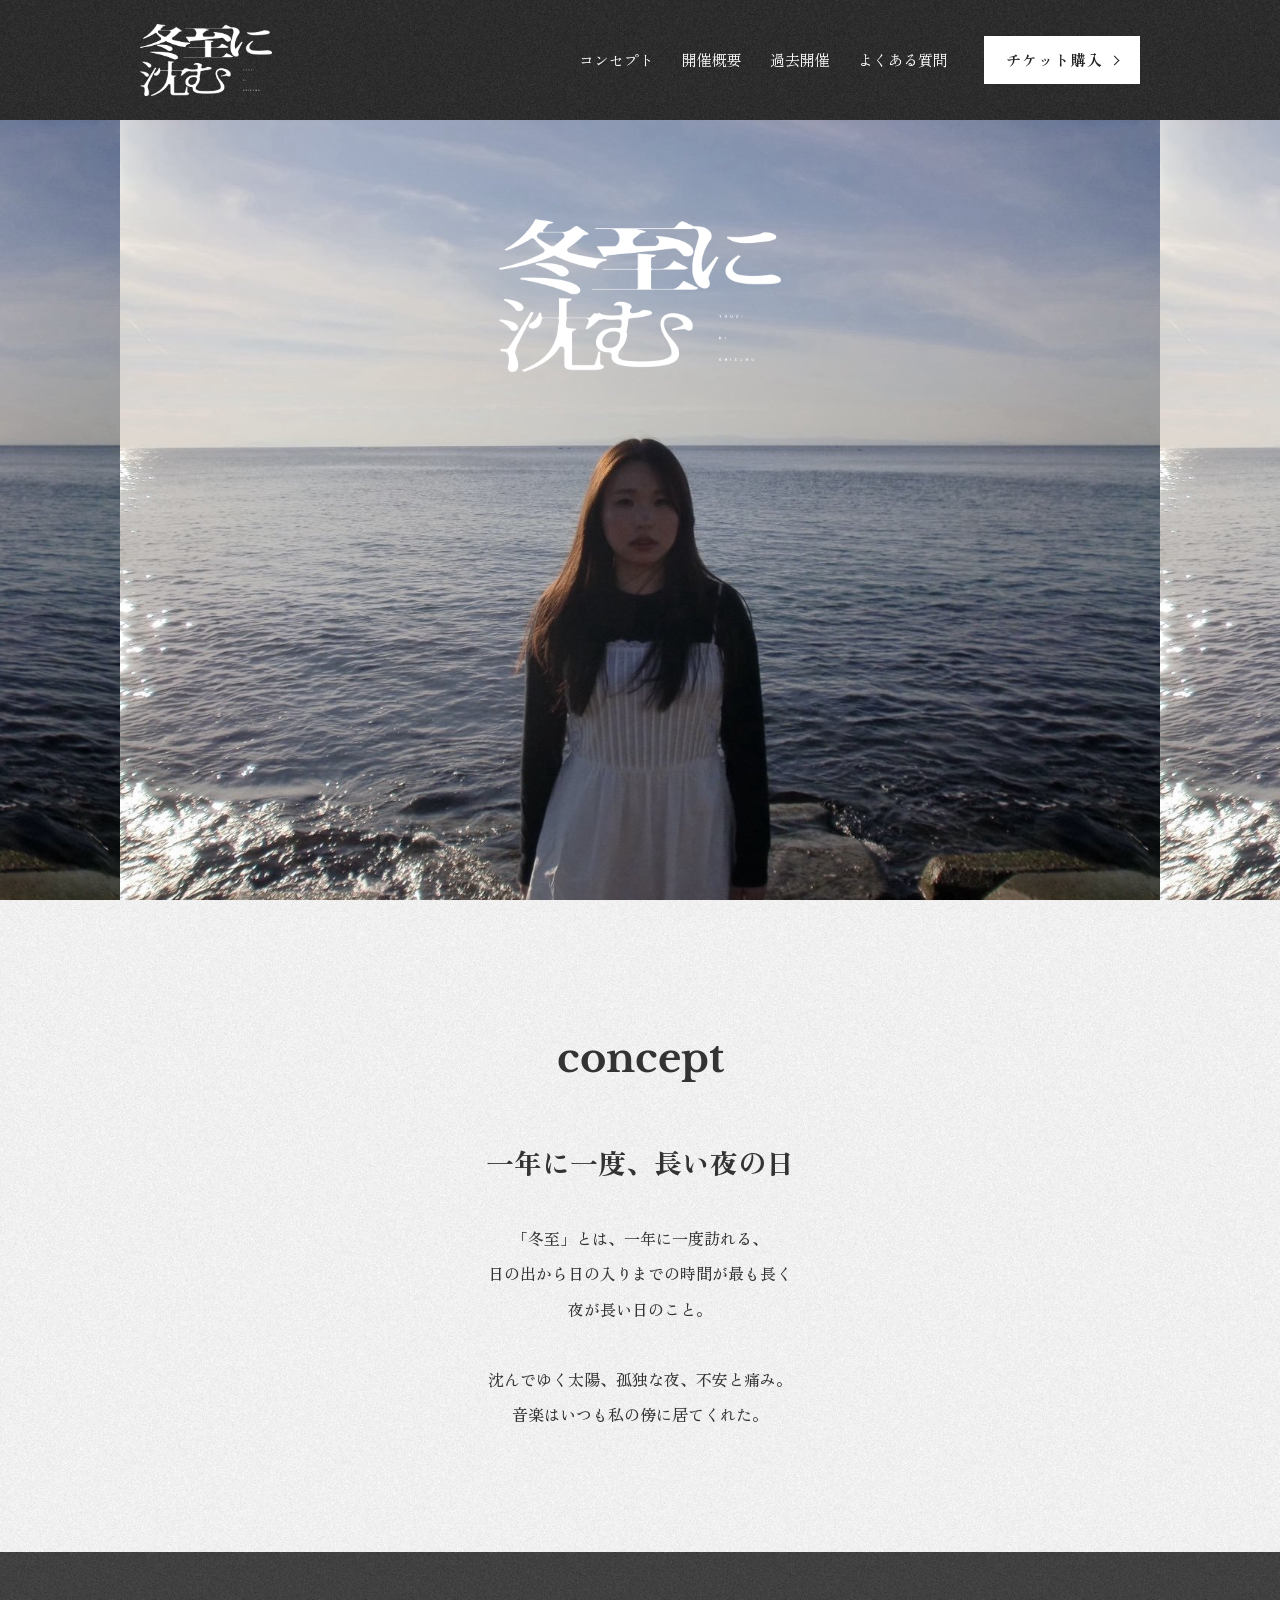
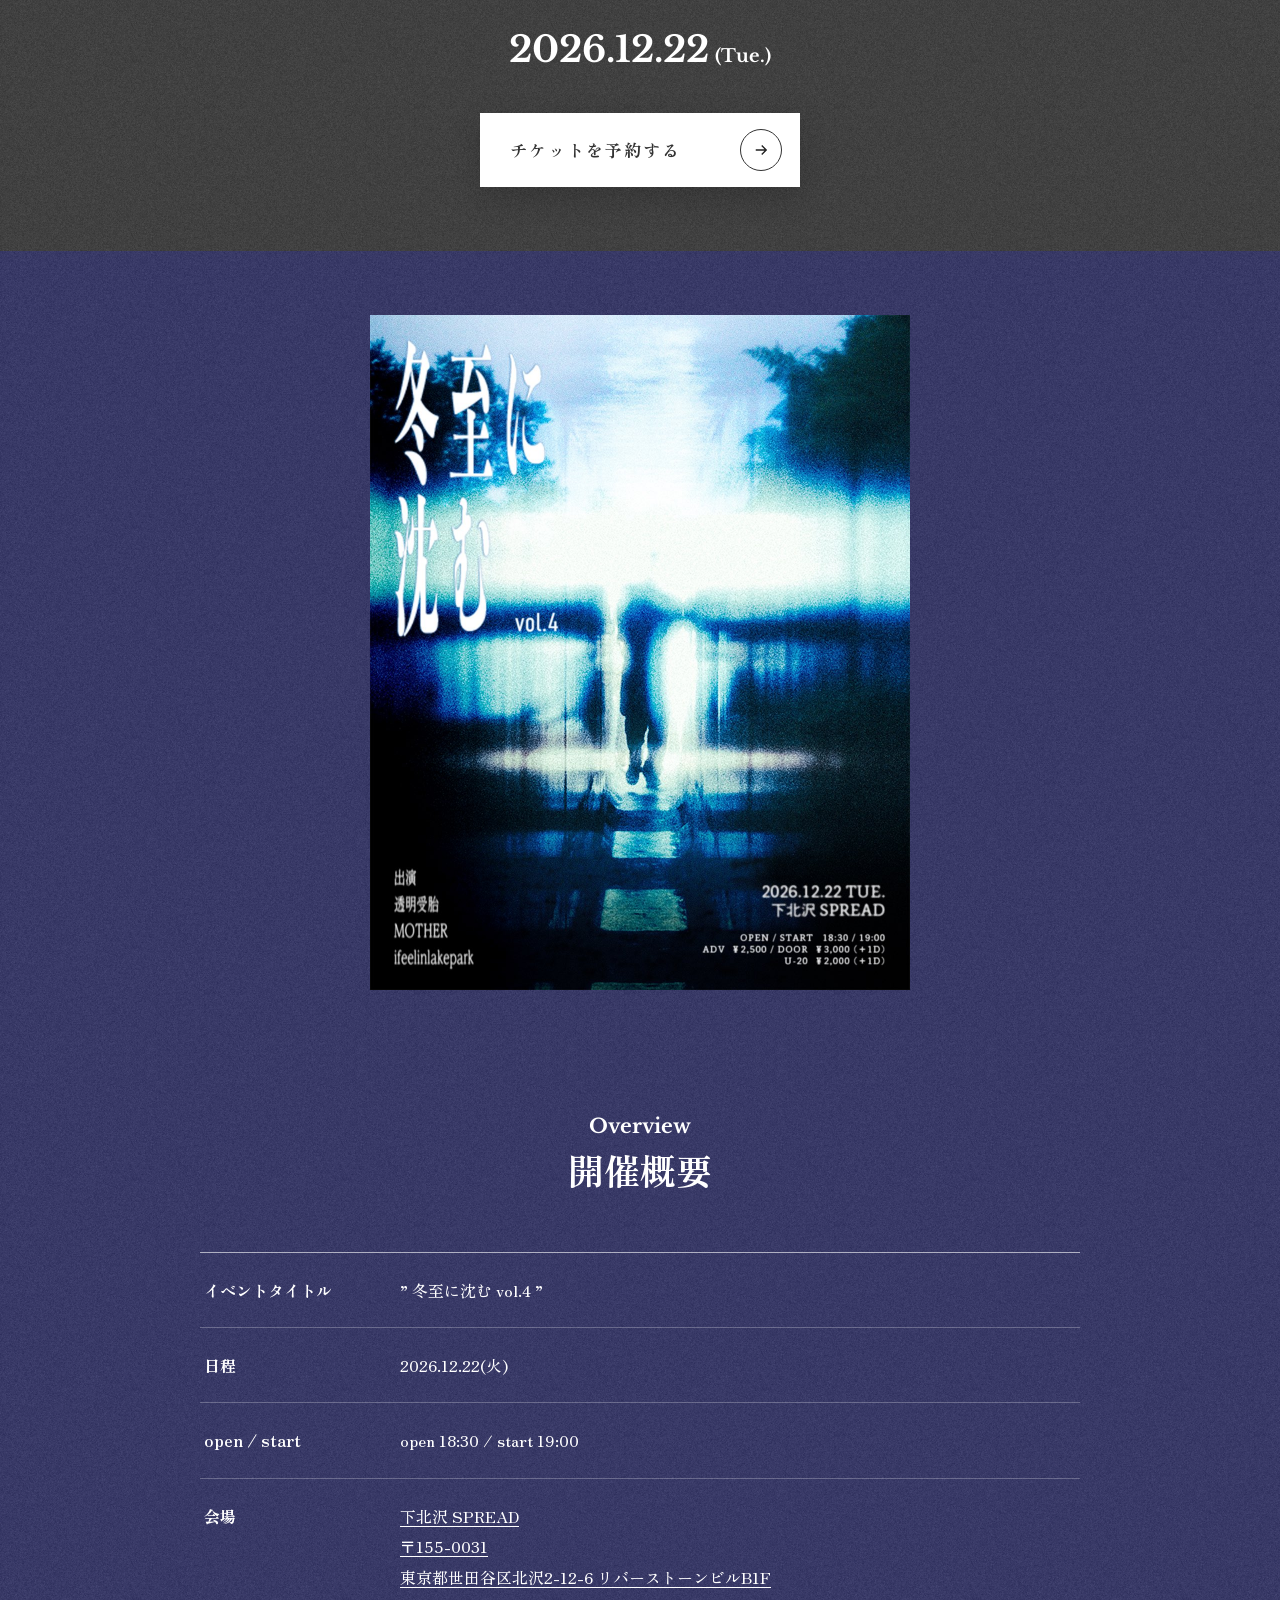
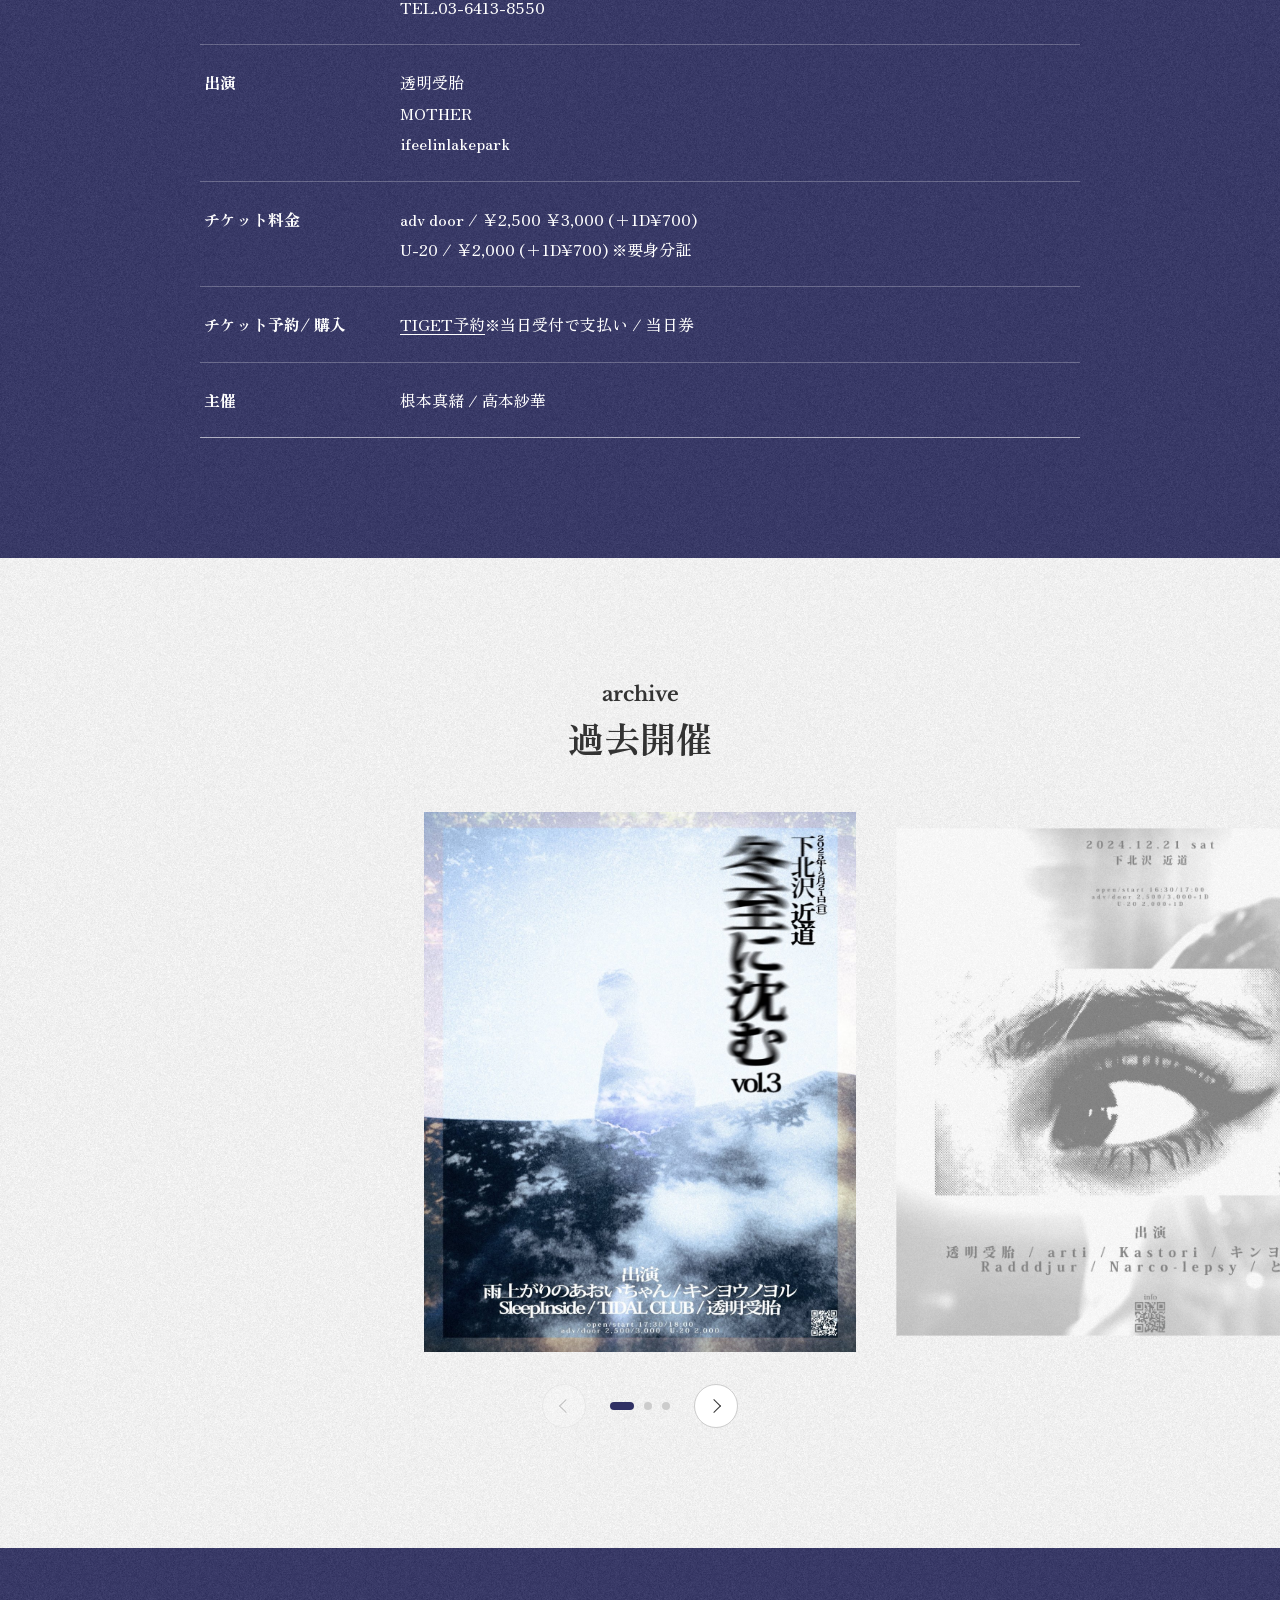
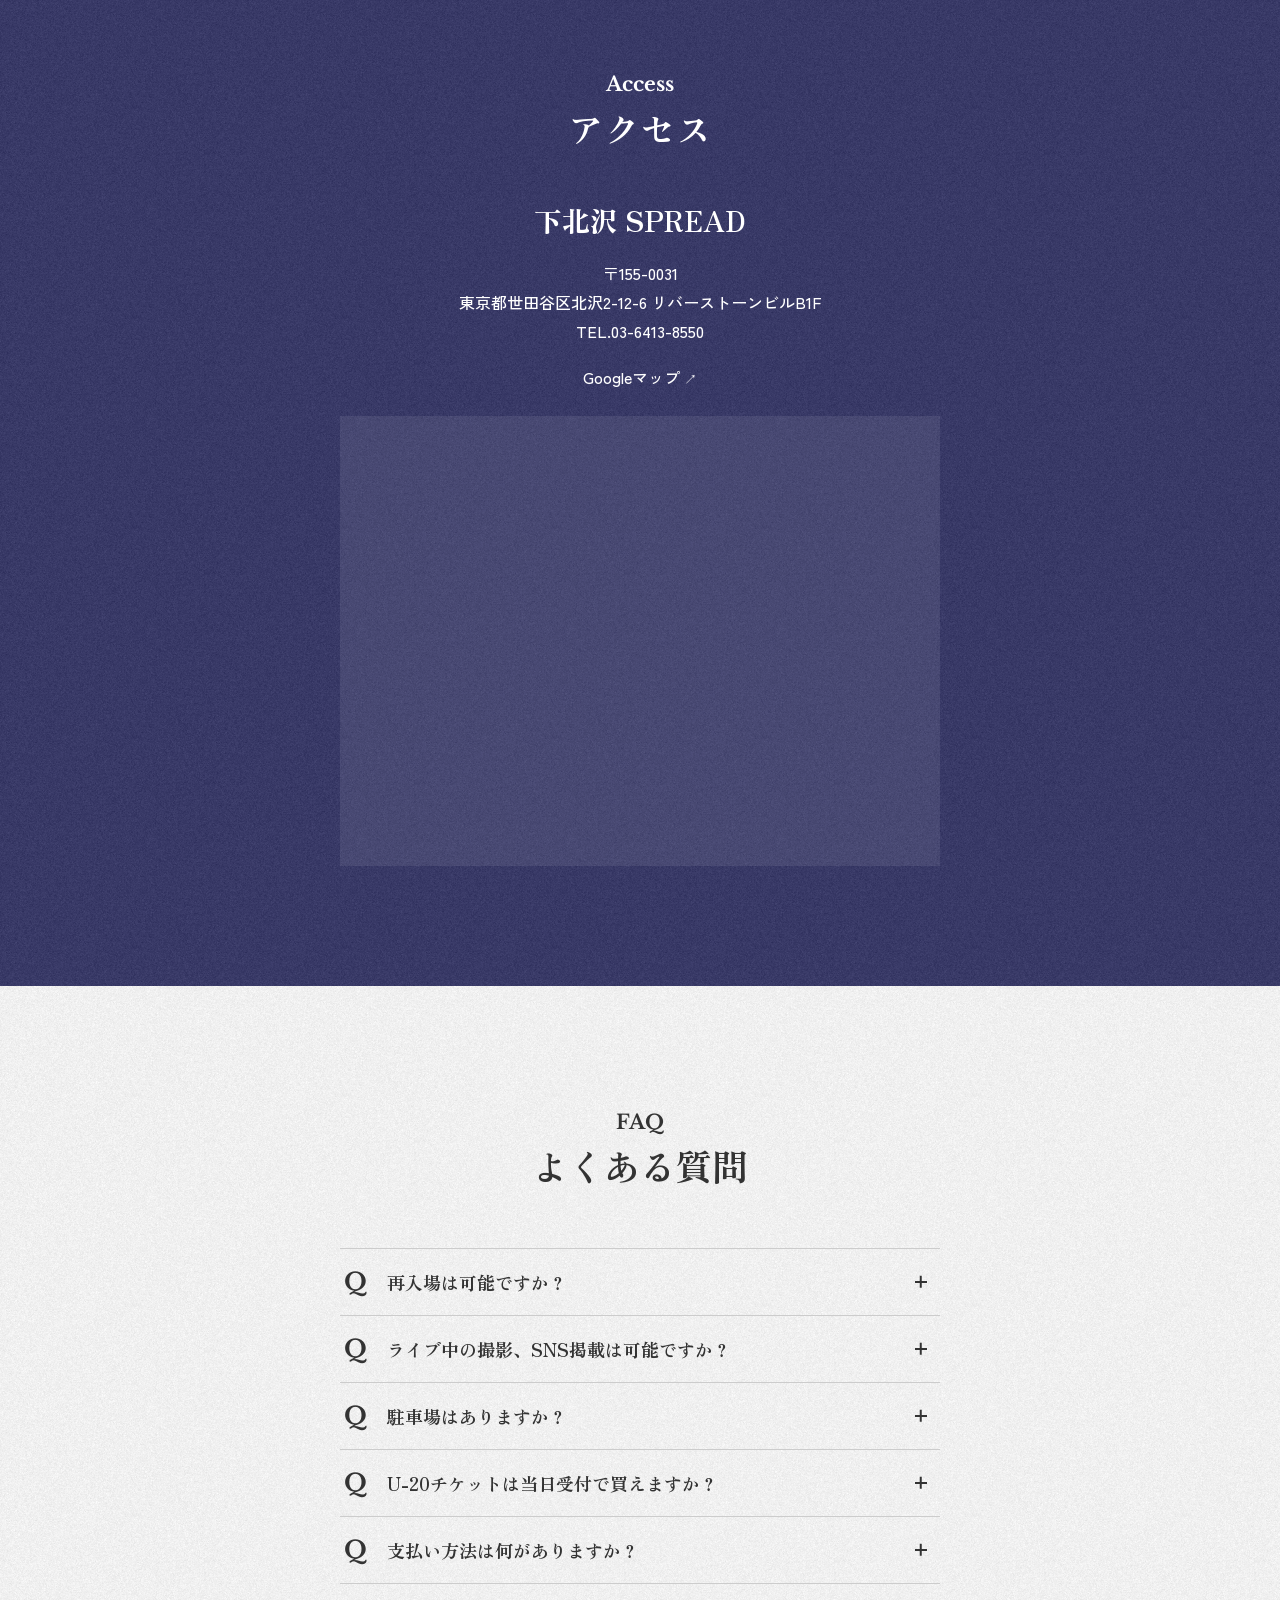
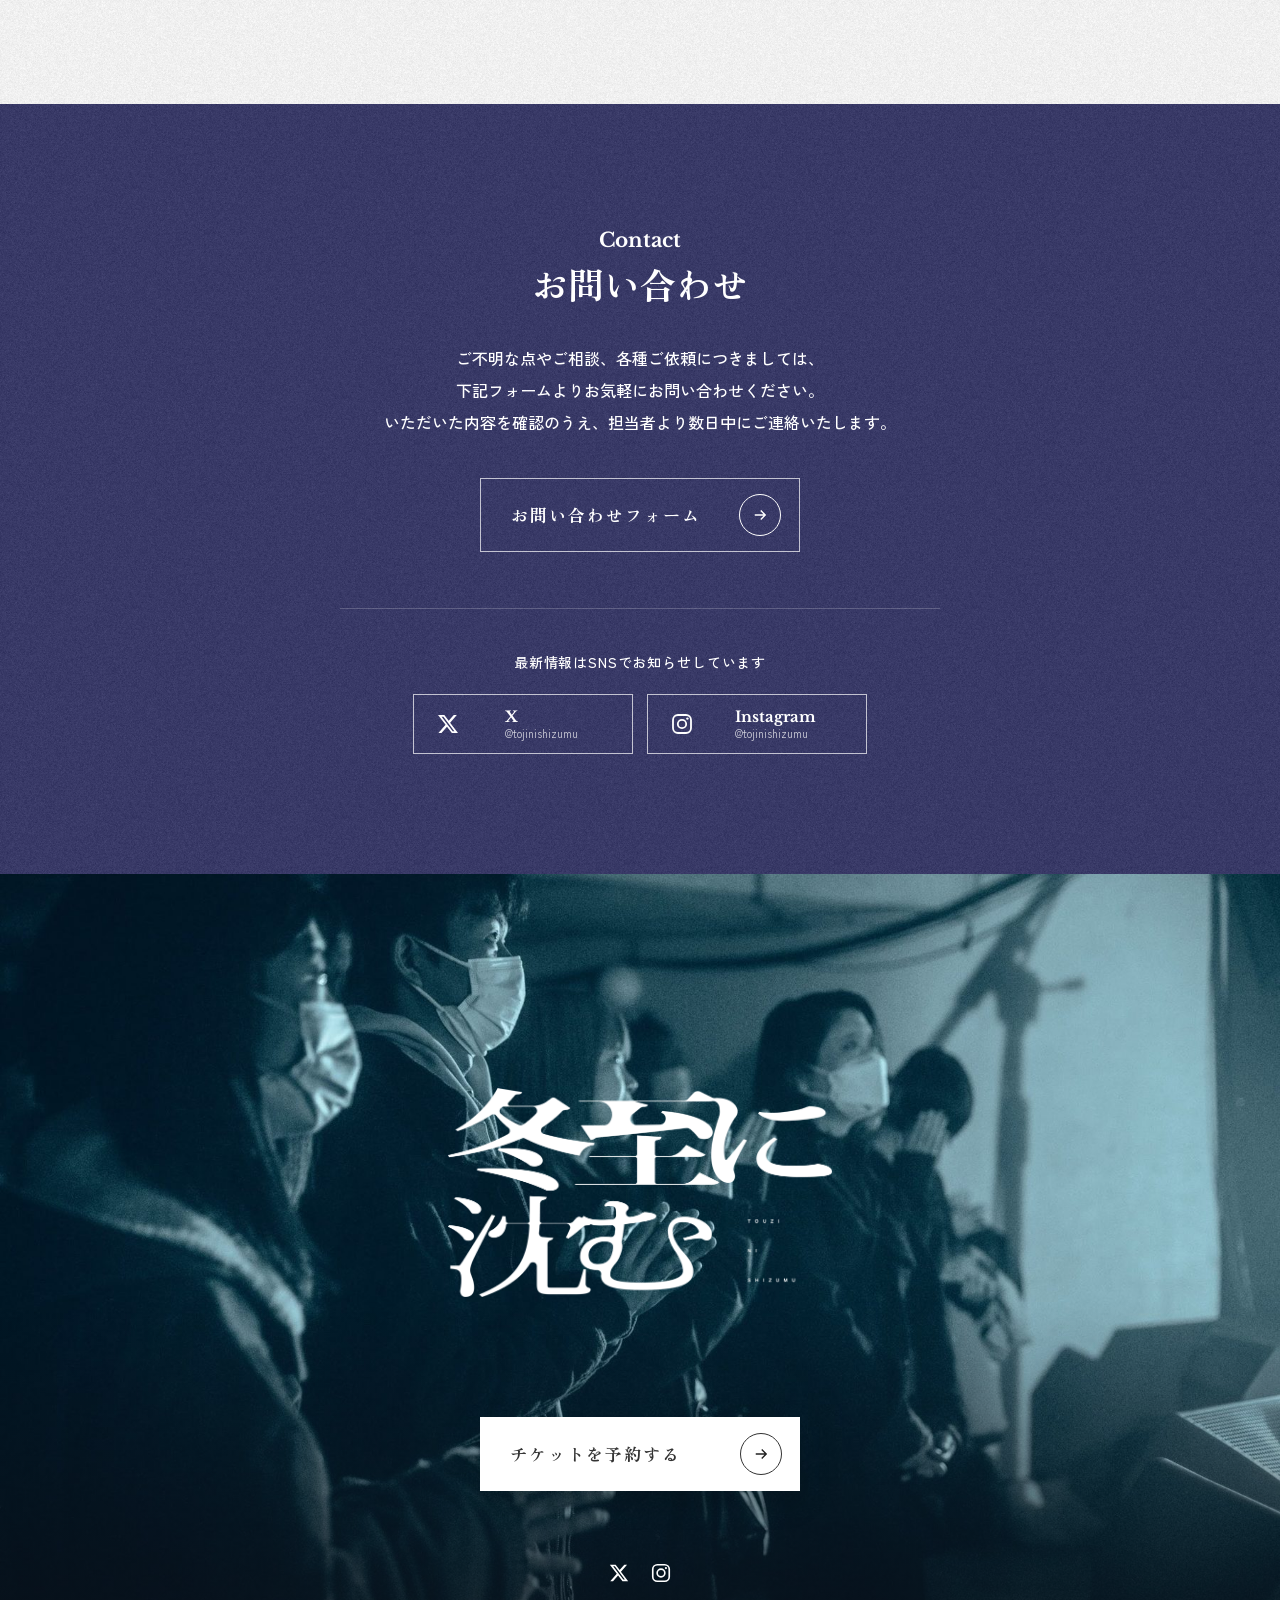
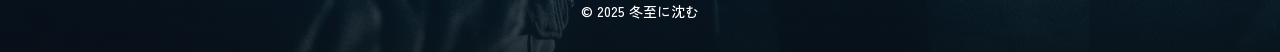
<file: tojinishizumu/index.html>
<!DOCTYPE html>
<html lang="ja">
<head>
<meta charset="UTF-8">
<meta name="viewport" content="width=device-width, initial-scale=1">
<title>冬至に沈む vol.4｜2026.12.22(火) 下北沢SPREAD</title>
<meta name="description" content="一年に一度、最も夜が長い冬至の日に開催するライブイベント「冬至に沈む」。vol.4は2026年12月22日(火)下北沢SPREADにて。出演：透明受胎 / MOTHER / ifeelinlakepark。チケット予約受付中。">
<link rel="canonical" href="https://tojinishizumu.vercel.app/">
<meta name="robots" content="index,follow,max-image-preview:large">
<meta name="theme-color" content="#222222">
<meta name="format-detection" content="telephone=no">
<!-- OGP / X -->
<meta property="og:type" content="website">
<meta property="og:site_name" content="冬至に沈む">
<meta name="application-name" content="冬至に沈む">
<meta name="apple-mobile-web-app-title" content="冬至に沈む">
<meta property="og:locale" content="ja_JP">
<meta property="og:title" content="冬至に沈む vol.4｜2026.12.22(火) 下北沢SPREAD">
<meta property="og:description" content="一年に一度、最も夜が長い冬至の日に開催するライブイベント「冬至に沈む」。vol.4は2026年12月22日(火)下北沢SPREADにて。出演：透明受胎 / MOTHER / ifeelinlakepark。チケット予約受付中。">
<meta property="og:url" content="https://tojinishizumu.vercel.app/">
<meta property="og:image" content="https://tojinishizumu.vercel.app/images/ogp.jpg">
<meta property="og:image:width" content="1200">
<meta property="og:image:height" content="630">
<meta name="twitter:card" content="summary_large_image">
<meta name="twitter:site" content="@tojinishizumu">
<!-- icons -->
<link rel="icon" href="/favicon.ico" sizes="48x48">
<link rel="icon" href="/images/favicon-192.png" type="image/png" sizes="192x192">
<link rel="icon" href="/images/favicon-96.png" type="image/png" sizes="96x96">
<link rel="icon" href="/images/favicon-48.png" type="image/png" sizes="48x48">
<link rel="apple-touch-icon" href="/images/apple-touch-icon.png">
<script type="application/ld+json">
{
 "@context": "https://schema.org",
 "@graph": [
  {
   "@type": "Organization",
   "@id": "https://tojinishizumu.vercel.app/#org",
   "name": "冬至に沈む",
   "url": "https://tojinishizumu.vercel.app/",
   "logo": "https://tojinishizumu.vercel.app/images/icon-512.png",
   "sameAs": [
    "https://x.com/tojinishizumu",
    "https://www.instagram.com/tojinishizumu"
   ],
   "founder": [
    {
     "@type": "Person",
     "name": "根本真緒"
    },
    {
     "@type": "Person",
     "name": "高本紗華"
    }
   ],
   "alternateName": [
    "冬至に沈む 公式サイト",
    "tojinishizumu"
   ]
  },
  {
   "@type": "WebSite",
   "@id": "https://tojinishizumu.vercel.app/#website",
   "name": "冬至に沈む",
   "url": "https://tojinishizumu.vercel.app/",
   "inLanguage": "ja",
   "publisher": {
    "@id": "https://tojinishizumu.vercel.app/#org"
   },
   "alternateName": [
    "冬至に沈む 公式サイト",
    "tojinishizumu"
   ]
  },
  {
   "@type": "MusicEvent",
   "@id": "https://tojinishizumu.vercel.app/#event-vol4",
   "name": "冬至に沈む vol.4",
   "description": "一年に一度、最も夜が長い冬至の日に開催するライブイベント「冬至に沈む」の4回目。",
   "startDate": "2026-12-22T19:00:00+09:00",
   "doorTime": "2026-12-22T18:30:00+09:00",
   "eventStatus": "https://schema.org/EventScheduled",
   "eventAttendanceMode": "https://schema.org/OfflineEventAttendanceMode",
   "location": {
    "@type": "MusicVenue",
    "name": "下北沢 SPREAD",
    "telephone": "03-6413-8550",
    "address": {
     "@type": "PostalAddress",
     "postalCode": "155-0031",
     "addressRegion": "東京都",
     "addressLocality": "世田谷区",
     "streetAddress": "北沢2-12-6 リバーストーンビルB1F",
     "addressCountry": "JP"
    }
   },
   "image": [
    "https://tojinishizumu.vercel.app/images/flyer.jpg"
   ],
   "performer": [
    {
     "@type": "MusicGroup",
     "name": "透明受胎"
    },
    {
     "@type": "MusicGroup",
     "name": "MOTHER"
    },
    {
     "@type": "MusicGroup",
     "name": "ifeelinlakepark"
    }
   ],
   "organizer": {
    "@id": "https://tojinishizumu.vercel.app/#org"
   },
   "offers": [
    {
     "@type": "Offer",
     "name": "adv（事前予約）",
     "price": 2500,
     "priceCurrency": "JPY",
     "url": "https://tiget.net/events/529528",
     "availability": "https://schema.org/InStock",
     "validFrom": "2026-11-01T00:00:00+09:00"
    },
    {
     "@type": "Offer",
     "name": "door（当日券）",
     "price": 3000,
     "priceCurrency": "JPY",
     "url": "https://tiget.net/events/529528",
     "availability": "https://schema.org/InStock",
     "validFrom": "2026-11-01T00:00:00+09:00"
    },
    {
     "@type": "Offer",
     "name": "U-20（事前予約のみ・要身分証）",
     "price": 2000,
     "priceCurrency": "JPY",
     "url": "https://tiget.net/events/529528",
     "availability": "https://schema.org/InStock",
     "validFrom": "2026-11-01T00:00:00+09:00"
    }
   ]
  },
  {
   "@type": "FAQPage",
   "mainEntity": [
    {
     "@type": "Question",
     "name": "再入場は可能ですか？",
     "acceptedAnswer": {
      "@type": "Answer",
      "text": "可能です。"
     }
    },
    {
     "@type": "Question",
     "name": "ライブ中の撮影、SNS掲載は可能ですか？",
     "acceptedAnswer": {
      "@type": "Answer",
      "text": "各バンドにお問い合せ下さい。"
     }
    },
    {
     "@type": "Question",
     "name": "駐車場はありますか？",
     "acceptedAnswer": {
      "@type": "Answer",
      "text": "専用駐車場はございません。公共交通機関のご利用、または近隣の有料駐車場をご利用ください。"
     }
    },
    {
     "@type": "Question",
     "name": "U-20チケットは当日受付で買えますか？",
     "acceptedAnswer": {
      "@type": "Answer",
      "text": "事前予約のみの受付となっております。U−20チケットをご希望のお客様はお早めのご予約をお勧めします。"
     }
    },
    {
     "@type": "Question",
     "name": "支払い方法は何がありますか？",
     "acceptedAnswer": {
      "@type": "Answer",
      "text": "受付でのチケット・ドリンク代の支払い、追加ドリンクの注文、フードの注文全て現金のみとなっております。"
     }
    }
   ]
  }
 ]
}
</script>
<link rel="preconnect" href="https://fonts.googleapis.com">
<link rel="preconnect" href="https://fonts.gstatic.com" crossorigin>
<link href="https://fonts.googleapis.com/css2?family=Libre+Baskerville:wght@400;700&family=Zen+Kaku+Gothic+New:wght@500;700&family=Zen+Old+Mincho:wght@400;500;700;900&display=swap" rel="stylesheet">
<link rel="preload" as="image" href="images/hero.jpg" fetchpriority="high">
<link rel="stylesheet" href="css/style.css">
<style>
/* loading screen (inline so it paints before the main CSS arrives) */
.loader{position:fixed;inset:0;z-index:1000;display:flex;align-items:center;justify-content:center;background:#303164;
  transition:opacity .75s ease,visibility .75s;animation:loaderFailsafe .75s ease 7s forwards}
.loader img{width:min(56vw,360px);height:auto}
.loader.is-done{opacity:0;visibility:hidden}
.loader.is-skip{display:none}
@keyframes loaderFailsafe{to{opacity:0;visibility:hidden}}
html.is-loading{overflow:hidden}
</style>
<script>
/* show the full loading screen once per visit (session); later page moves skip it */
(function(){var seen=false;try{seen=sessionStorage.getItem('tnz_loaded')==='1'}catch(e){}
document.documentElement.classList.add(seen?'skip-loader':'is-loading');})();
</script>
</head>
<body>
<div class="loader" id="loader" aria-hidden="true"><img src="images/logo-white.png" alt="" width="800" height="435"></div>
<script>if(document.documentElement.classList.contains('skip-loader'))document.getElementById('loader').classList.add('is-skip');</script>

<!-- Header -->
<header class="header">
  <div class="header__inner">
    <a href="./" class="header__logo"><img src="images/logo-white.png" alt="冬至に沈む" width="800" height="435"></a>
    <button class="menu-btn" aria-expanded="false" aria-controls="gnav" aria-label="メニューを開く"><span></span><span></span><span></span></button>
    <nav class="nav" id="gnav">
      <a href="#concept">コンセプト</a>
      <a href="#overview">開催概要</a>
      <a href="#archive">過去開催</a>
      <a href="#faq">よくある質問</a>
      <a class="nav__ticket" href="https://tiget.net/events/529528" target="_blank" rel="noopener">チケット購入</a>
    </nav>
  </div>
</header>

<main id="top">
  <!-- Hero (original: background video) -->
  <section class="hero">
    
    <div class="hero__title">
      <h1><img class="hero__logo" src="images/logo-white.png" alt="冬至に沈む" width="800" height="435" fetchpriority="high"><span class="sr-only"> vol.4 ― 2026年12月22日(火) 下北沢SPREAD</span></h1>
    </div>
  </section>

  <!-- Concept -->
  <section class="sec concept center" id="concept">
    <h2>concept</h2>
    <h3>一年に一度、長い夜の日</h3>
    <p>「冬至」とは、一年に一度訪れる、<br class="pc">日の出から日の入りまでの時間が最も長く<br class="pc">夜が長い日のこと。</p>
    <p style="margin-top:2.2em">沈んでゆく太陽、孤独な夜、不安と痛み。<br>音楽はいつも私の傍に居てくれた。</p>
  </section>

  <!-- Date / Ticket -->
  <section class="date">
    <p class="date__day">2026.12.22<small>(Tue.)</small></p>
    <a href="https://tiget.net/events/529528" class="btn btn--ticket" target="_blank" rel="noopener">
      <span><span class="btn__label">チケットを予約する</span></span>
    </a>
  </section>

  <!-- Flyers -->
  <section class="navy flyers">
    <div class="flyers__single"><img src="images/flyer.jpg" alt="冬至に沈む vol.4 フライヤー 2026年12月22日 下北沢SPREAD 出演 透明受胎 MOTHER ifeelinlakepark" width="1080" height="1350" loading="lazy"></div>
  </section>

  <!-- Overview -->
  <section class="sec navy overview" id="overview">
    <div class="container">
      <p class="sec__en center">Overview</p>
      <h2 class="sec__ja center">開催概要</h2>
      <dl class="table">
        <div class="row"><dt>イベントタイトル</dt><dd>” 冬至に沈む vol.4 ”</dd></div>
        <div class="row"><dt>日程</dt><dd>2026.12.22(火)</dd></div>
        <div class="row"><dt>open / start</dt><dd>open 18:30 / start 19:00</dd></div>
        <div class="row"><dt>会場</dt><dd><a href="#access">下北沢 SPREAD<br>〒155-0031<br>東京都世田谷区北沢2-12-6 リバーストーンビルB1F</a><br>TEL.03-6413-8550</dd></div>
        <div class="row"><dt>出演</dt><dd>透明受胎<br>MOTHER<br>ifeelinlakepark</dd></div>
        <div class="row"><dt>チケット料金</dt><dd>adv door / ￥2,500 ￥3,000 (+1D¥700)<br>U-20 / ￥2,000 (+1D¥700) ※要身分証</dd></div>
        <div class="row"><dt>チケット予約/ 購入</dt><dd><a href="https://tiget.net/events/529528" target="_blank" rel="noopener">TIGET予約</a>※当日受付で支払い / 当日券</dd></div>
        <div class="row"><dt>主催</dt><dd>根本真緒 / 高本紗華</dd></div>
      </dl>
    </div>
  </section>


  <!-- Archive -->
  <section class="sec archive" id="archive">
    <div class="center">
      <p class="sec__en">archive</p>
      <h2 class="sec__ja">過去開催</h2>
    </div>
    <div class="archive__slider">
      <div class="archive__grid" id="arcTrack">
        <a class="arc-card arc-card--2025" href="event-2025.html">
          <img src="images/flyer3.jpg" alt="冬至に沈む vol.3（2025年）フライヤー">
          <span class="arc-card__veil">
            <span class="arc-card__year">2025</span>
            <span class="arc-card__title">冬至に沈む vol.3</span>
            <span class="arc-card__more">詳細を見る<i></i></span>
          </span>
        </a>
        <a class="arc-card arc-card--2024" href="event-2024.html">
          <img src="images/flyer2.jpg" alt="冬至に沈む vol.2（2024年）フライヤー">
          <span class="arc-card__veil">
            <span class="arc-card__year">2024</span>
            <span class="arc-card__title">冬至に沈む vol.2</span>
            <span class="arc-card__more">詳細を見る<i></i></span>
          </span>
        </a>
        <a class="arc-card arc-card--2023" href="event-2023.html">
          <img src="images/flyer1.jpg" alt="冬至に沈む（2023年）フライヤー">
          <span class="arc-card__veil">
            <span class="arc-card__year">2023</span>
            <span class="arc-card__title">冬至に沈む</span>
            <span class="arc-card__more">詳細を見る<i></i></span>
          </span>
        </a>
      </div>
    </div>
    <div class="arc-controls">
      <button class="arc-nav arc-nav--prev" type="button" aria-label="前へ"></button>
      <div class="arc-dots" aria-hidden="true"></div>
      <button class="arc-nav arc-nav--next" type="button" aria-label="次へ"></button>
    </div>
  </section>

  <!-- Access -->
  <section class="sec navy access center" id="access">
    <div class="container" style="max-width:600px">
      <p class="sec__en">Access</p>
      <h2 class="sec__ja" style="margin-bottom:40px">アクセス</h2>
      <h3>下北沢 SPREAD</h3>
      <p class="access__addr">〒155-0031<br>東京都世田谷区北沢2-12-6 リバーストーンビルB1F<br>TEL.03-6413-8550</p>
      <a class="access__link" href="https://maps.app.goo.gl/3YHVtnWKVP36DwcL7" target="_blank" rel="noopener">Googleマップ</a>
      <div class="access__map">
        <a class="map-fallback" href="https://maps.app.goo.gl/3YHVtnWKVP36DwcL7" target="_blank" rel="noopener" hidden>
          <svg class="map-fallback__pin" viewBox="0 0 24 24" aria-hidden="true"><path fill="currentColor" d="M12 2a7 7 0 0 0-7 7c0 5.25 7 13 7 13s7-7.75 7-13a7 7 0 0 0-7-7Zm0 9.5A2.5 2.5 0 1 1 12 6.5a2.5 2.5 0 0 1 0 5Z"/></svg>
          <span class="map-fallback__name">下北沢 SPREAD</span>
          <span class="map-fallback__btn">Googleマップで開く ↗</span>
        </a><iframe src="https://www.google.com/maps?q=%E4%B8%8B%E5%8C%97%E6%B2%A2SPREAD%20%E6%9D%B1%E4%BA%AC%E9%83%BD%E4%B8%96%E7%94%B0%E8%B0%B7%E5%8C%BA%E5%8C%97%E6%B2%A22-12-6&amp;output=embed" width="600" height="450" style="border:0;" allowfullscreen="" loading="lazy" referrerpolicy="strict-origin-when-cross-origin" title="下北沢 SPREAD 地図"></iframe></div>
    </div>
  </section>

  <!-- FAQ -->
  <section class="sec faq" id="faq">
    <div class="container" style="max-width:600px">
      <p class="sec__en center">FAQ</p>
      <h2 class="sec__ja center">よくある質問</h2>
      <div class="faq__list">
        <div class="faq__item">
          <h3 class="faq__h"><button class="faq__q" aria-expanded="false"><span class="q">Q</span><span class="faq__text">再入場は可能ですか？</span><span class="icon"></span></button></h3>
          <div class="faq__a"><div><p>可能です。</p></div></div>
        </div>
        <div class="faq__item">
          <h3 class="faq__h"><button class="faq__q" aria-expanded="false"><span class="q">Q</span><span class="faq__text">ライブ中の撮影、SNS掲載は可能ですか？</span><span class="icon"></span></button></h3>
          <div class="faq__a"><div><p>各バンドにお問い合せ下さい。</p></div></div>
        </div>
        <div class="faq__item">
          <h3 class="faq__h"><button class="faq__q" aria-expanded="false"><span class="q">Q</span><span class="faq__text">駐車場はありますか？</span><span class="icon"></span></button></h3>
          <div class="faq__a"><div><p>専用駐車場はございません。公共交通機関のご利用、または近隣の有料駐車場をご利用ください。</p></div></div>
        </div>
        <div class="faq__item">
          <h3 class="faq__h"><button class="faq__q" aria-expanded="false"><span class="q">Q</span><span class="faq__text">U-20チケットは当日受付で買えますか？</span><span class="icon"></span></button></h3>
          <div class="faq__a"><div><p>事前予約のみの受付となっております。U−20チケットをご希望のお客様はお早めのご予約をお勧めします。</p></div></div>
        </div>
        <div class="faq__item">
          <h3 class="faq__h"><button class="faq__q" aria-expanded="false"><span class="q">Q</span><span class="faq__text">支払い方法は何がありますか？</span><span class="icon"></span></button></h3>
          <div class="faq__a"><div><p>受付でのチケット・ドリンク代の支払い、追加ドリンクの注文、フードの注文全て現金のみとなっております。</p></div></div>
        </div>
      </div>
    </div>
  </section>

  <!-- Contact -->
  <section class="sec navy contact center" id="contact">
    <p class="sec__en">Contact</p>
    <h2 class="sec__ja">お問い合わせ</h2>
    <p class="lead">ご不明な点やご相談、各種ご依頼につきましては、<br>下記フォームよりお気軽にお問い合わせください。<br>いただいた内容を確認のうえ、担当者より数日中にご連絡いたします。</p>
    <a href="https://docs.google.com/forms/d/e/1FAIpQLSckYJt9Tv7xWSeAU78uhVBP92_T9mLY8gOV1Yoq1PXmyW6tqg/viewform" class="btn btn--ghost" target="_blank" rel="noopener">
      <span><span class="btn__label">お問い合わせフォーム</span></span>
    </a>
    <div class="sns-follow">
      <p class="sns-follow__lead">最新情報はSNSでお知らせしています</p>
      <div class="sns-follow__links">
        <a class="sns-btn" href="https://x.com/tojinishizumu" target="_blank" rel="noopener"><svg viewBox="0 0 24 24" aria-hidden="true"><path fill="currentColor" d="M17.75 3h3.07l-6.7 7.66L22 21h-6.17l-4.83-6.32L5.47 21H2.4l7.17-8.2L2 3h6.33l4.37 5.77L17.75 3Zm-1.08 16.2h1.7L7.4 4.73H5.58L16.67 19.2Z"/></svg><span>X</span><small>@tojinishizumu</small></a>
        <a class="sns-btn" href="https://www.instagram.com/tojinishizumu" target="_blank" rel="noopener"><svg viewBox="0 0 24 24" aria-hidden="true"><rect x="3" y="3" width="18" height="18" rx="5" fill="none" stroke="currentColor" stroke-width="1.8"/><circle cx="12" cy="12" r="4.2" fill="none" stroke="currentColor" stroke-width="1.8"/><circle cx="17.4" cy="6.6" r="1.2" fill="currentColor"/></svg><span>Instagram</span><small>@tojinishizumu</small></a>
      </div>
    </div>
  </section>

</main>

<!-- Bottom CTA + footer share one photo background -->
<div class="closing">
  <div class="cta__bg"></div>
  <section class="cta">
    <div class="cta__logo">
      <img class="hero__logo" src="images/logo-white.png" alt="" loading="lazy" width="800" height="435">
    </div>
    <a href="https://tiget.net/events/529528" class="btn btn--ticket" target="_blank" rel="noopener">
      <span><span class="btn__label">チケットを予約する</span></span>
    </a>
  </section>
  <footer class="footer">
    <div class="footer__sns">
      <a href="https://x.com/tojinishizumu" target="_blank" rel="noopener" aria-label="X（旧Twitter）"><svg viewBox="0 0 24 24" aria-hidden="true"><path fill="currentColor" d="M17.75 3h3.07l-6.7 7.66L22 21h-6.17l-4.83-6.32L5.47 21H2.4l7.17-8.2L2 3h6.33l4.37 5.77L17.75 3Zm-1.08 16.2h1.7L7.4 4.73H5.58L16.67 19.2Z"/></svg></a>
      <a href="https://www.instagram.com/tojinishizumu" target="_blank" rel="noopener" aria-label="Instagram"><svg viewBox="0 0 24 24" aria-hidden="true"><rect x="3" y="3" width="18" height="18" rx="5" fill="none" stroke="currentColor" stroke-width="1.8"/><circle cx="12" cy="12" r="4.2" fill="none" stroke="currentColor" stroke-width="1.8"/><circle cx="17.4" cy="6.6" r="1.2" fill="currentColor"/></svg></a>
    </div>
    <small>© 2025 冬至に沈む</small>
  </footer>
</div>

<script src="js/main.js"></script>
</body>
</html>
</file>
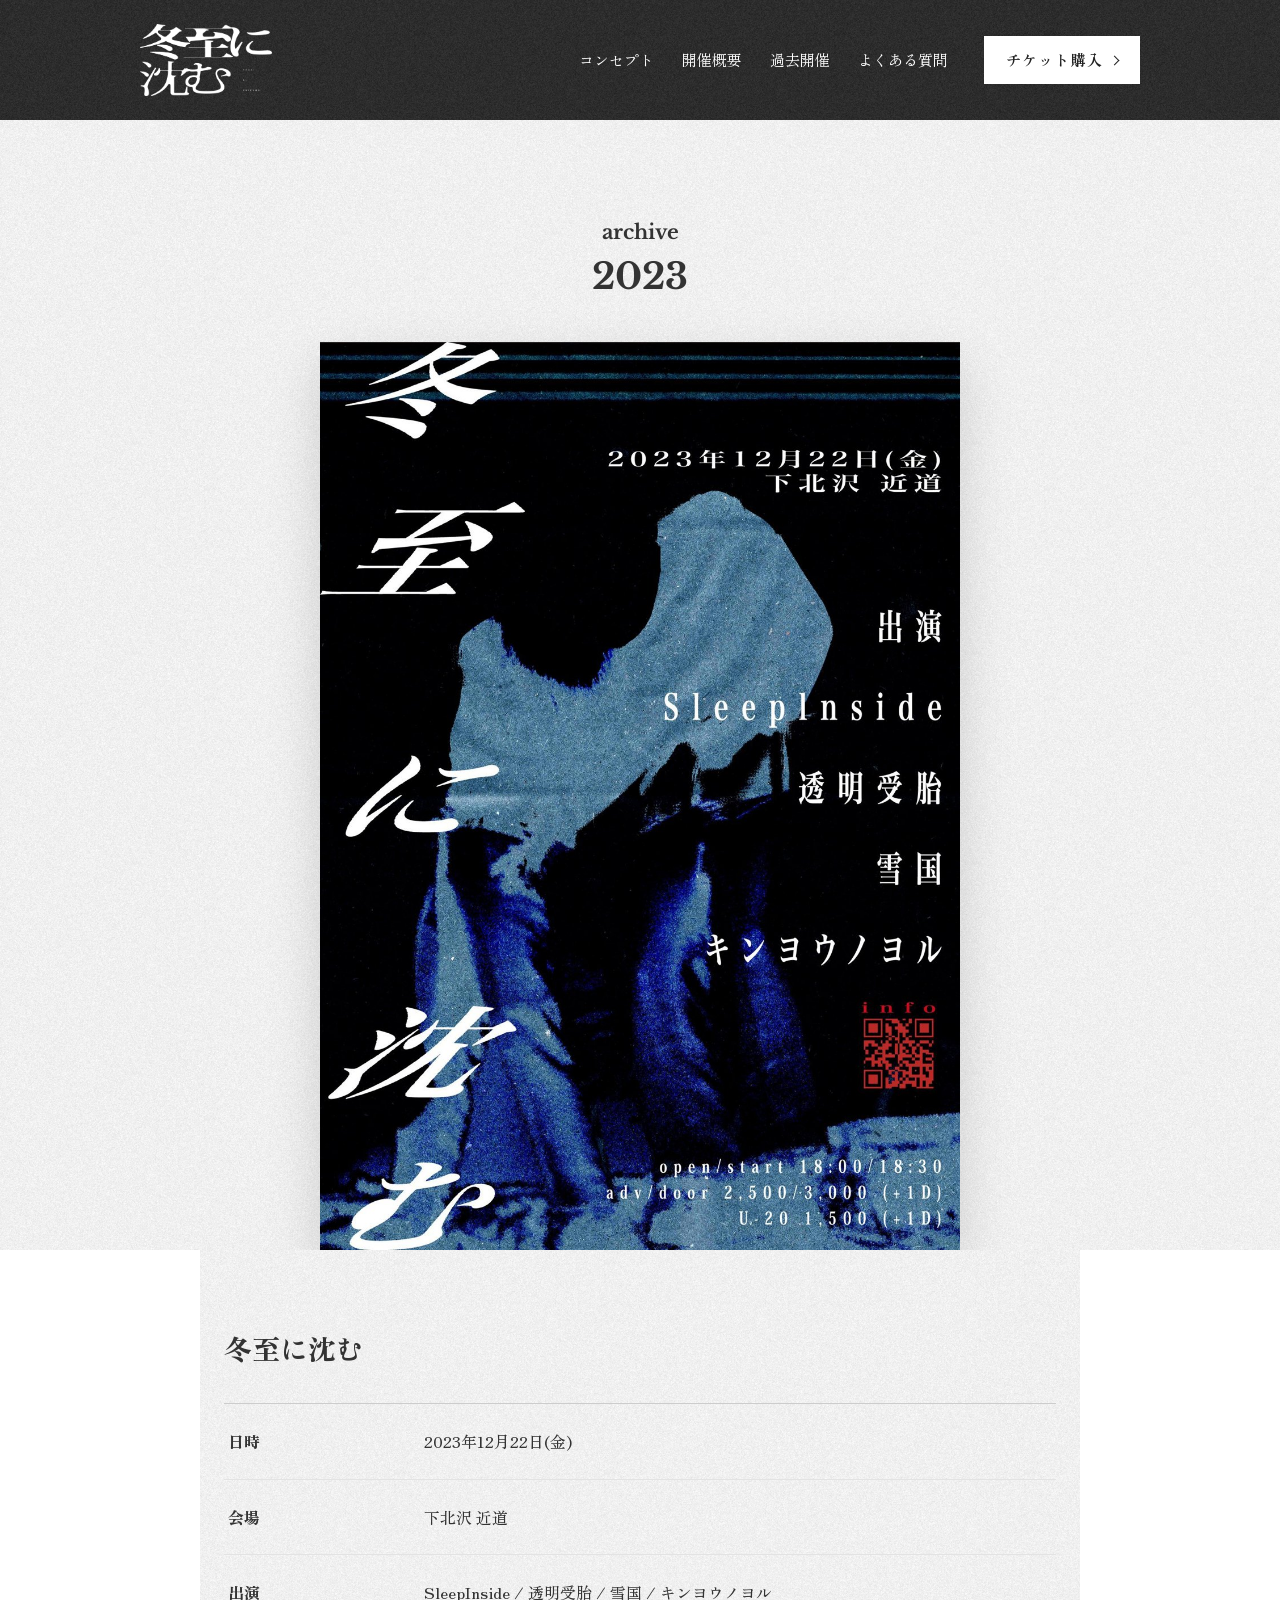
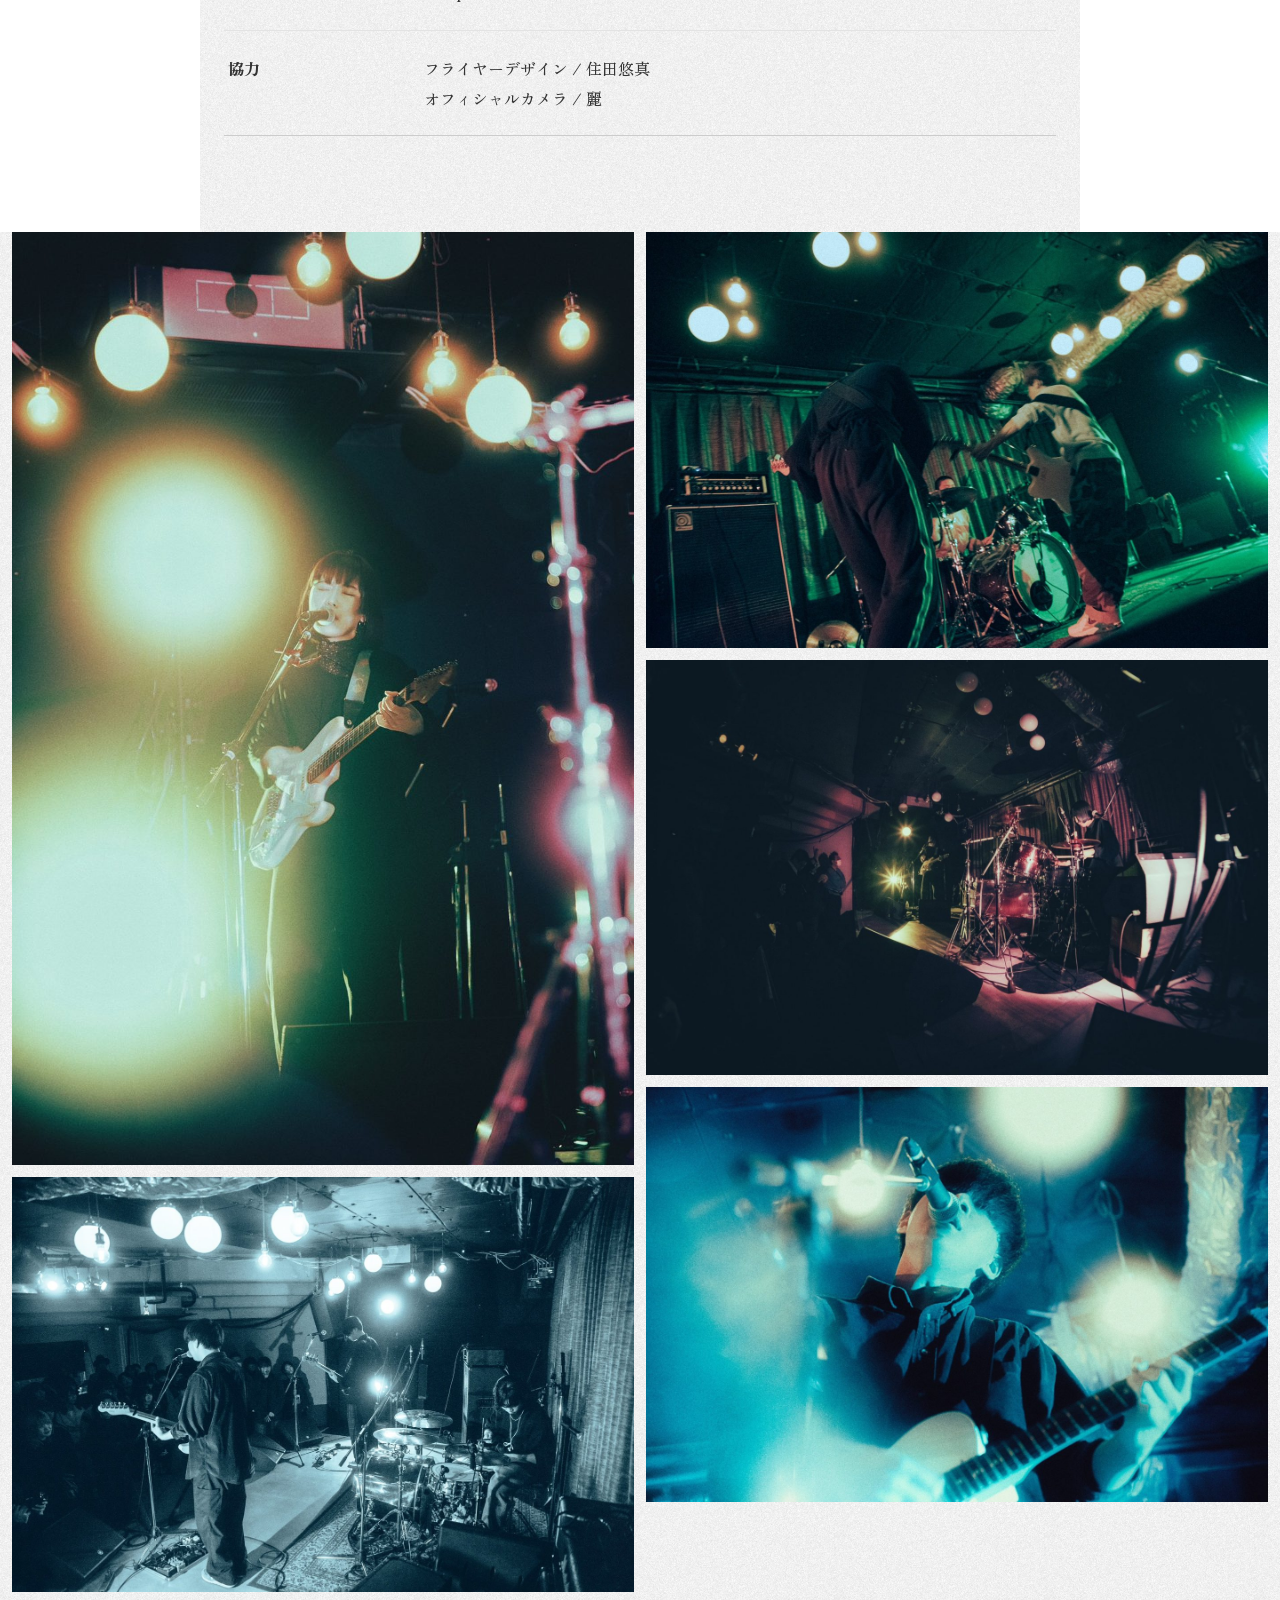
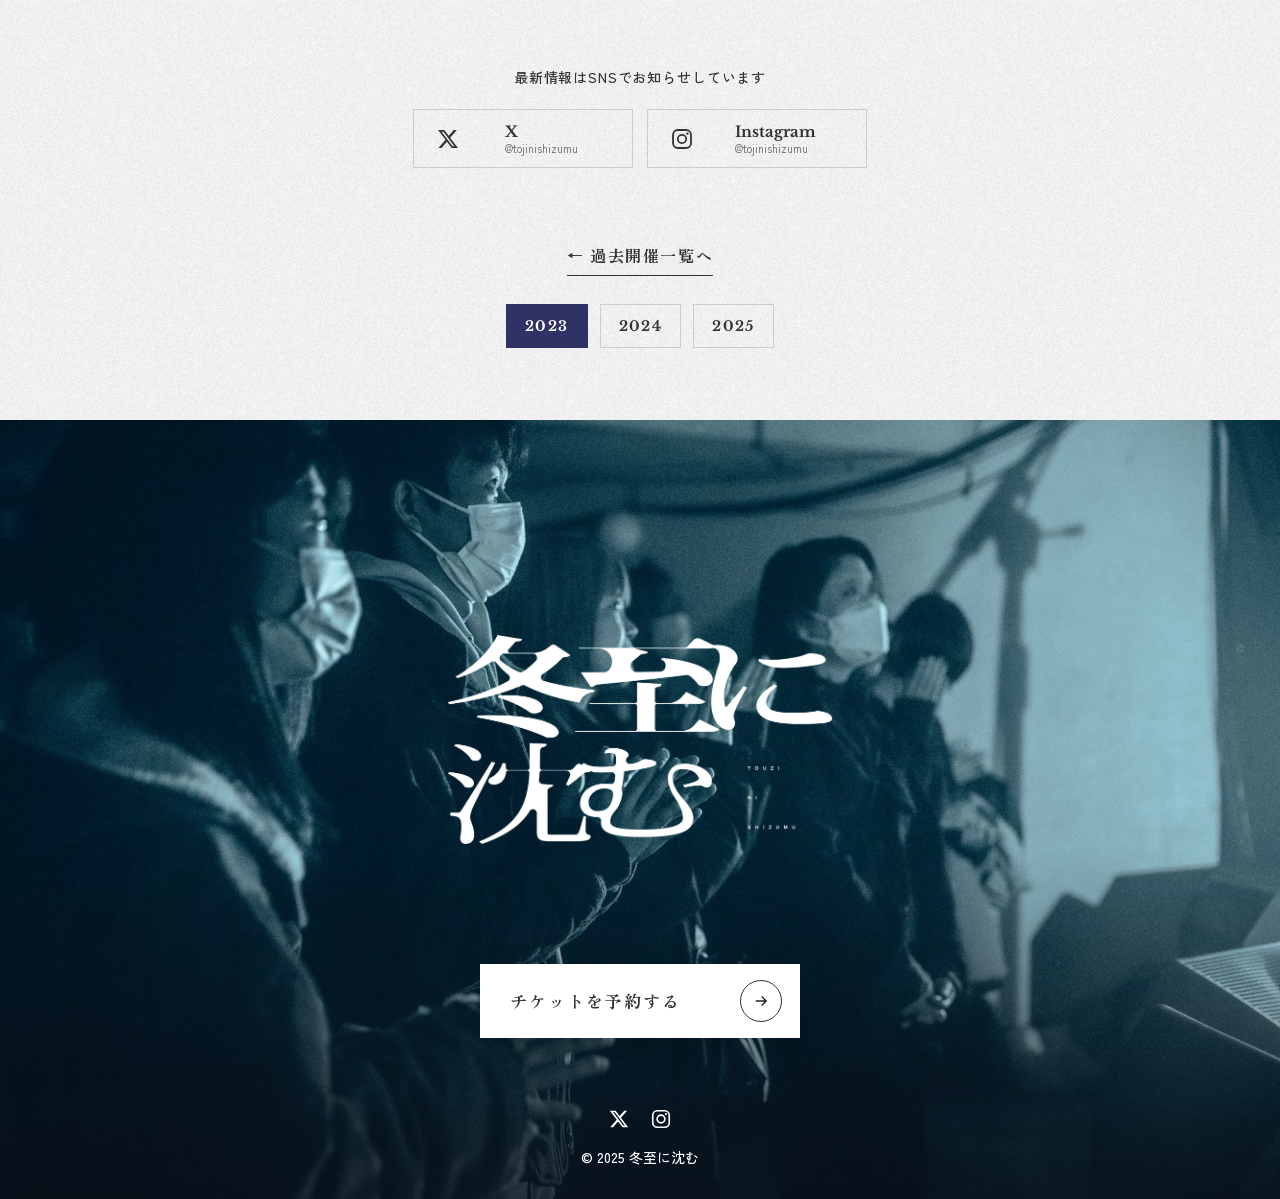
<file: tojinishizumu/event-2023.html>
<!DOCTYPE html>
<html lang="ja">
<head>
<meta charset="UTF-8">
<meta name="viewport" content="width=device-width, initial-scale=1">
<title>冬至に沈む（2023年）開催アーカイブ｜冬至に沈む</title>
<meta name="description" content="2023年12月22日(金)に下北沢 近道で開催した「冬至に沈む」のアーカイブ。出演：SleepInside / 透明受胎 / 雪国 / キンヨウノヨル。フライヤーと当日のライブ写真を掲載。">
<link rel="canonical" href="https://tojinishizumu.vercel.app/event-2023.html">
<meta name="robots" content="index,follow,max-image-preview:large">
<meta name="theme-color" content="#222222">
<meta name="format-detection" content="telephone=no">
<!-- OGP / X -->
<meta property="og:type" content="article">
<meta property="og:site_name" content="冬至に沈む">
<meta property="og:locale" content="ja_JP">
<meta property="og:title" content="冬至に沈む（2023年）開催アーカイブ｜冬至に沈む">
<meta property="og:description" content="2023年12月22日(金)に下北沢 近道で開催した「冬至に沈む」のアーカイブ。出演：SleepInside / 透明受胎 / 雪国 / キンヨウノヨル。フライヤーと当日のライブ写真を掲載。">
<meta property="og:url" content="https://tojinishizumu.vercel.app/event-2023.html">
<meta property="og:image" content="https://tojinishizumu.vercel.app/images/ogp-2023.jpg">
<meta property="og:image:width" content="1200">
<meta property="og:image:height" content="630">
<meta name="twitter:card" content="summary_large_image">
<meta name="twitter:site" content="@tojinishizumu">
<!-- icons -->
<link rel="icon" href="favicon.ico" sizes="32x32">
<link rel="icon" href="images/icon-512.png" type="image/png" sizes="512x512">
<link rel="apple-touch-icon" href="images/apple-touch-icon.png">
<script type="application/ld+json">
{
 "@context": "https://schema.org",
 "@graph": [
  {
   "@type": "Organization",
   "@id": "https://tojinishizumu.vercel.app/#org",
   "name": "冬至に沈む",
   "url": "https://tojinishizumu.vercel.app/",
   "logo": "https://tojinishizumu.vercel.app/images/icon-512.png",
   "sameAs": [
    "https://x.com/tojinishizumu",
    "https://www.instagram.com/tojinishizumu"
   ],
   "founder": [
    {
     "@type": "Person",
     "name": "根本真緒"
    },
    {
     "@type": "Person",
     "name": "高本紗華"
    }
   ]
  },
  {
   "@type": "MusicEvent",
   "name": "冬至に沈む",
   "startDate": "2023-12-22",
   "endDate": "2023-12-22",
   "eventStatus": "https://schema.org/EventScheduled",
   "eventAttendanceMode": "https://schema.org/OfflineEventAttendanceMode",
   "location": {
    "@type": "MusicVenue",
    "name": "下北沢 近道",
    "address": {
     "@type": "PostalAddress",
     "postalCode": "155-0031",
     "addressRegion": "東京都",
     "addressLocality": "世田谷区",
     "streetAddress": "北沢3-31-15 NH下北沢ビル B1階",
     "addressCountry": "JP"
    }
   },
   "image": [
    "https://tojinishizumu.vercel.app/images/flyer1.jpg"
   ],
   "performer": [
    {
     "@type": "MusicGroup",
     "name": "SleepInside"
    },
    {
     "@type": "MusicGroup",
     "name": "透明受胎"
    },
    {
     "@type": "MusicGroup",
     "name": "雪国"
    },
    {
     "@type": "MusicGroup",
     "name": "キンヨウノヨル"
    }
   ],
   "organizer": {
    "@id": "https://tojinishizumu.vercel.app/#org"
   },
   "url": "https://tojinishizumu.vercel.app/event-2023.html"
  },
  {
   "@type": "BreadcrumbList",
   "itemListElement": [
    {
     "@type": "ListItem",
     "position": 1,
     "name": "冬至に沈む",
     "item": "https://tojinishizumu.vercel.app/"
    },
    {
     "@type": "ListItem",
     "position": 2,
     "name": "過去開催",
     "item": "https://tojinishizumu.vercel.app/#archive"
    },
    {
     "@type": "ListItem",
     "position": 3,
     "name": "2023 冬至に沈む",
     "item": "https://tojinishizumu.vercel.app/event-2023.html"
    }
   ]
  }
 ]
}
</script>
<link rel="preconnect" href="https://fonts.googleapis.com">
<link rel="preconnect" href="https://fonts.gstatic.com" crossorigin>
<link href="https://fonts.googleapis.com/css2?family=Libre+Baskerville:wght@400;700&family=Zen+Kaku+Gothic+New:wght@500;700&family=Zen+Old+Mincho:wght@400;500;700;900&display=swap" rel="stylesheet">
<link rel="stylesheet" href="css/style.css">
<style>
/* loading screen (inline so it paints before the main CSS arrives) */
.loader{position:fixed;inset:0;z-index:1000;display:flex;align-items:center;justify-content:center;background:#303164;
  transition:opacity .75s ease,visibility .75s;animation:loaderFailsafe .75s ease 7s forwards}
.loader img{width:min(56vw,360px);height:auto}
.loader.is-done{opacity:0;visibility:hidden}
.loader.is-skip{display:none}
@keyframes loaderFailsafe{to{opacity:0;visibility:hidden}}
html.is-loading{overflow:hidden}
</style>
<script>
/* show the full loading screen once per visit (session); later page moves skip it */
(function(){var seen=false;try{seen=sessionStorage.getItem('tnz_loaded')==='1'}catch(e){}
document.documentElement.classList.add(seen?'skip-loader':'is-loading');})();
</script>
</head>
<body>
<div class="loader" id="loader" aria-hidden="true"><img src="images/logo-white.png" alt="" width="800" height="435"></div>
<script>if(document.documentElement.classList.contains('skip-loader'))document.getElementById('loader').classList.add('is-skip');</script>

<!-- Header -->
<header class="header">
  <div class="header__inner">
    <a href="index.html" class="header__logo"><img src="images/logo-white.png" alt="冬至に沈む" width="800" height="435"></a>
    <button class="menu-btn" aria-expanded="false" aria-controls="gnav" aria-label="メニューを開く"><span></span><span></span><span></span></button>
    <nav class="nav" id="gnav">
      <a href="index.html#concept">コンセプト</a>
      <a href="index.html#overview">開催概要</a>
      <a href="index.html#archive">過去開催</a>
      <a href="index.html#faq">よくある質問</a>
      <a class="nav__ticket" href="https://tiget.net/events/529528" target="_blank" rel="noopener">チケット購入</a>
    </nav>
  </div>
</header>

<main>
  <section class="ev-head">
    <p class="sec__en">archive</p>
    <h1><span class="sr-only">冬至に沈む </span>2023<span class="sr-only">年 開催アーカイブ</span></h1>
    <div class="ev-flyer"><img src="images/flyer1.jpg" alt="冬至に沈む フライヤー"></div>
  </section>

  <section class="ev-info">
    <h2>冬至に沈む</h2>
    <dl class="table" style="border-top-color:#ccc;border-bottom-color:#ccc">
      <div class="row"><dt>日時</dt><dd>2023年12月22日(金)</dd></div>
      <div class="row"><dt>会場</dt><dd>下北沢 近道</dd></div>
      <div class="row"><dt>出演</dt><dd>SleepInside / 透明受胎 / 雪国 / キンヨウノヨル</dd></div>
      <div class="row"><dt>協力</dt><dd>フライヤーデザイン / 住田悠真<br>オフィシャルカメラ / 麗</dd></div>
    </dl>
  </section>

  <section class="ev-gallery" aria-label="ライブ写真">
      <div class="ev-col">
        <figure><img src="images/events/2023-01.jpg" alt="冬至に沈む（2023年）キンヨウノヨル ライブ写真" width="934" height="1400" loading="lazy"></figure>
        <figure><img src="images/events/2023-04.jpg" alt="冬至に沈む（2023年）雪国 ライブ写真" width="1400" height="935" loading="lazy"></figure>
      </div>
      <div class="ev-col">
        <figure><img src="images/events/2023-02.jpg" alt="冬至に沈む（2023年）SleepInside ライブ写真" width="1400" height="935" loading="lazy"></figure>
        <figure><img src="images/events/2023-03.jpg" alt="冬至に沈む（2023年）キンヨウノヨル ライブ写真" width="1400" height="934" loading="lazy"></figure>
        <figure><img src="images/events/2023-05.jpg" alt="冬至に沈む（2023年）雪国 ライブ写真" width="1400" height="934" loading="lazy"></figure>
      </div>
  </section>

  <div class="ev-sns">
    <div class="sns-follow">
      <p class="sns-follow__lead">最新情報はSNSでお知らせしています</p>
      <div class="sns-follow__links">
        <a class="sns-btn" href="https://x.com/tojinishizumu" target="_blank" rel="noopener"><svg viewBox="0 0 24 24" aria-hidden="true"><path fill="currentColor" d="M17.75 3h3.07l-6.7 7.66L22 21h-6.17l-4.83-6.32L5.47 21H2.4l7.17-8.2L2 3h6.33l4.37 5.77L17.75 3Zm-1.08 16.2h1.7L7.4 4.73H5.58L16.67 19.2Z"/></svg><span>X</span><small>@tojinishizumu</small></a>
        <a class="sns-btn" href="https://www.instagram.com/tojinishizumu" target="_blank" rel="noopener"><svg viewBox="0 0 24 24" aria-hidden="true"><rect x="3" y="3" width="18" height="18" rx="5" fill="none" stroke="currentColor" stroke-width="1.8"/><circle cx="12" cy="12" r="4.2" fill="none" stroke="currentColor" stroke-width="1.8"/><circle cx="17.4" cy="6.6" r="1.2" fill="currentColor"/></svg><span>Instagram</span><small>@tojinishizumu</small></a>
      </div>
    </div>
  </div>

  <div class="ev-back">
    <a href="index.html#archive">← 過去開催一覧へ</a>
    <nav class="ev-pager" aria-label="開催回"><a href="event-2023.html" class="is-current">2023</a><a href="event-2024.html">2024</a><a href="event-2025.html">2025</a></nav>
  </div>

</main>

<!-- Bottom CTA + footer share one photo background -->
<div class="closing">
  <div class="cta__bg"></div>
  <section class="cta">
    <div class="cta__logo">
      <img class="hero__logo" src="images/logo-white.png" alt="" loading="lazy" width="800" height="435">
    </div>
    <a href="https://tiget.net/events/529528" class="btn btn--ticket" target="_blank" rel="noopener">
      <span><span class="btn__label">チケットを予約する</span></span>
    </a>
  </section>
  <footer class="footer">
    <div class="footer__sns">
      <a href="https://x.com/tojinishizumu" target="_blank" rel="noopener" aria-label="X（旧Twitter）"><svg viewBox="0 0 24 24" aria-hidden="true"><path fill="currentColor" d="M17.75 3h3.07l-6.7 7.66L22 21h-6.17l-4.83-6.32L5.47 21H2.4l7.17-8.2L2 3h6.33l4.37 5.77L17.75 3Zm-1.08 16.2h1.7L7.4 4.73H5.58L16.67 19.2Z"/></svg></a>
      <a href="https://www.instagram.com/tojinishizumu" target="_blank" rel="noopener" aria-label="Instagram"><svg viewBox="0 0 24 24" aria-hidden="true"><rect x="3" y="3" width="18" height="18" rx="5" fill="none" stroke="currentColor" stroke-width="1.8"/><circle cx="12" cy="12" r="4.2" fill="none" stroke="currentColor" stroke-width="1.8"/><circle cx="17.4" cy="6.6" r="1.2" fill="currentColor"/></svg></a>
    </div>
    <small>© 2025 冬至に沈む</small>
  </footer>
</div>

<script src="js/main.js"></script>
</body>
</html>
</file>
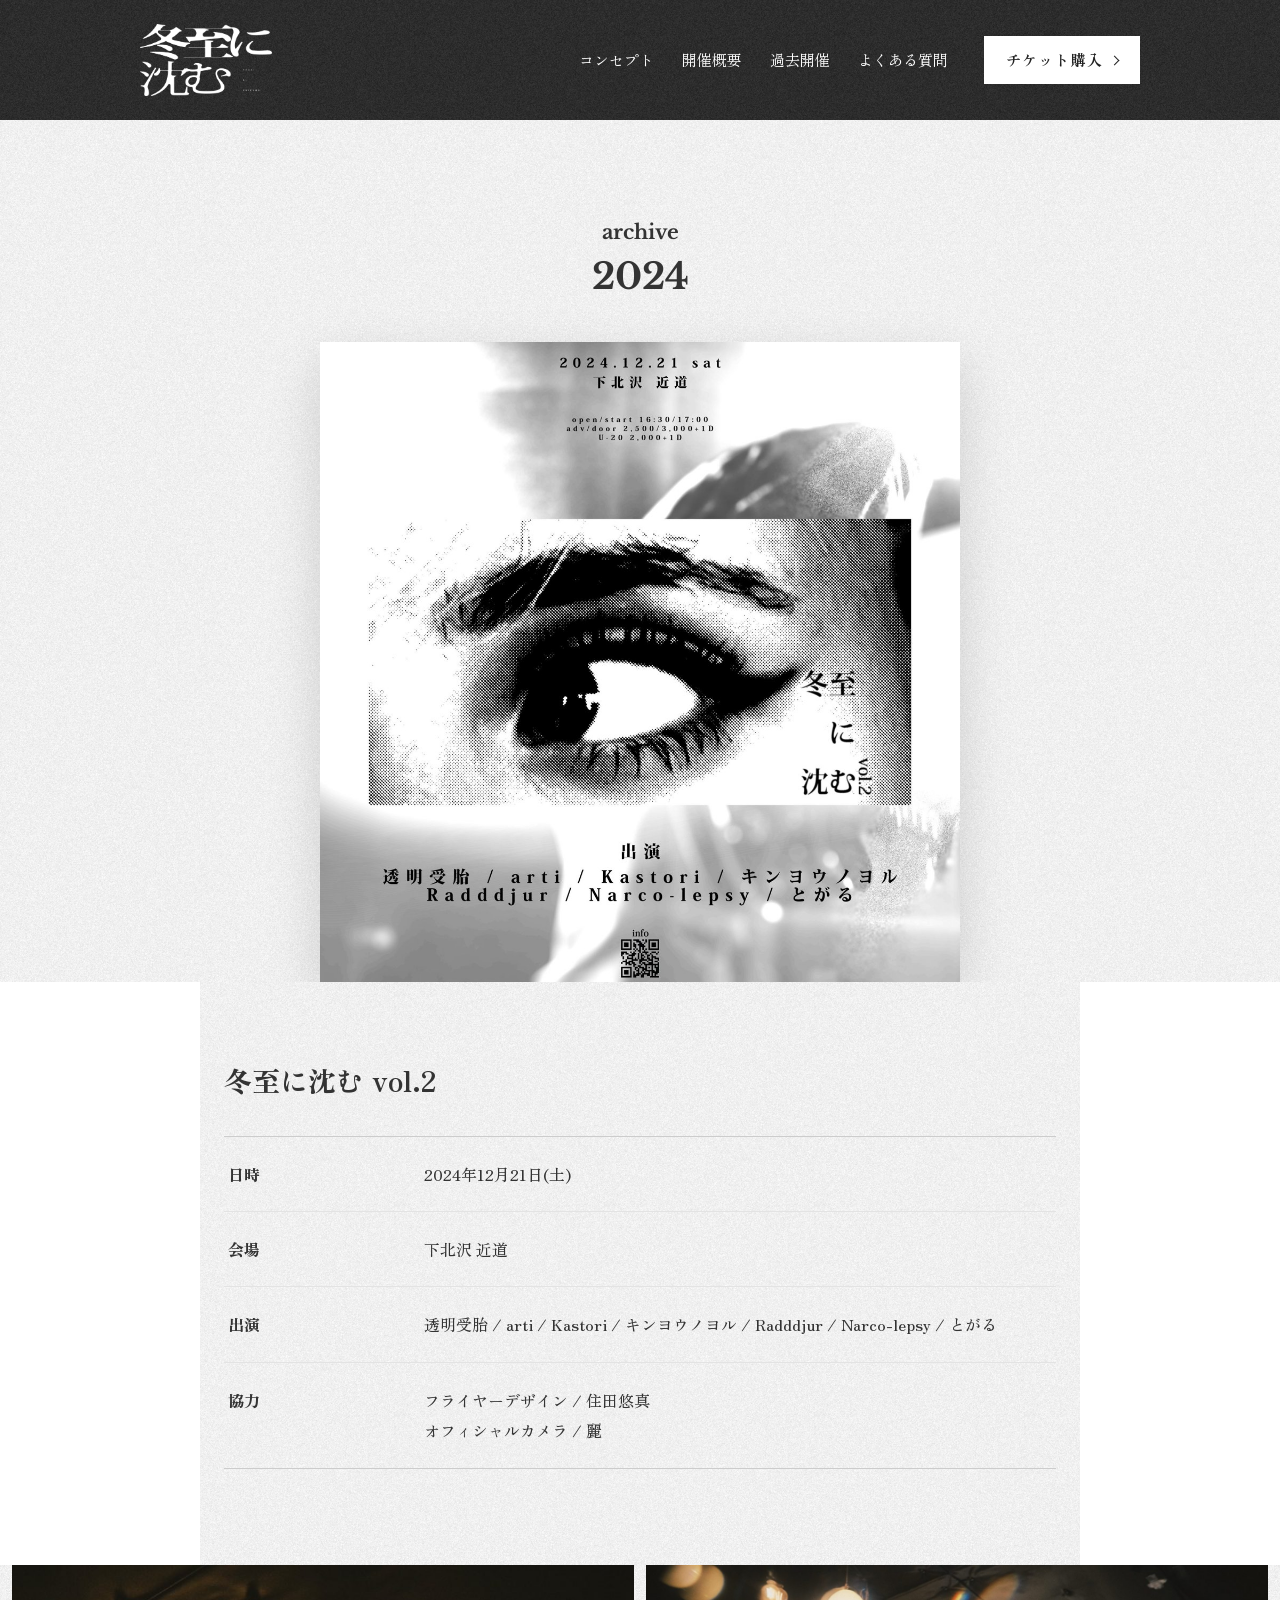
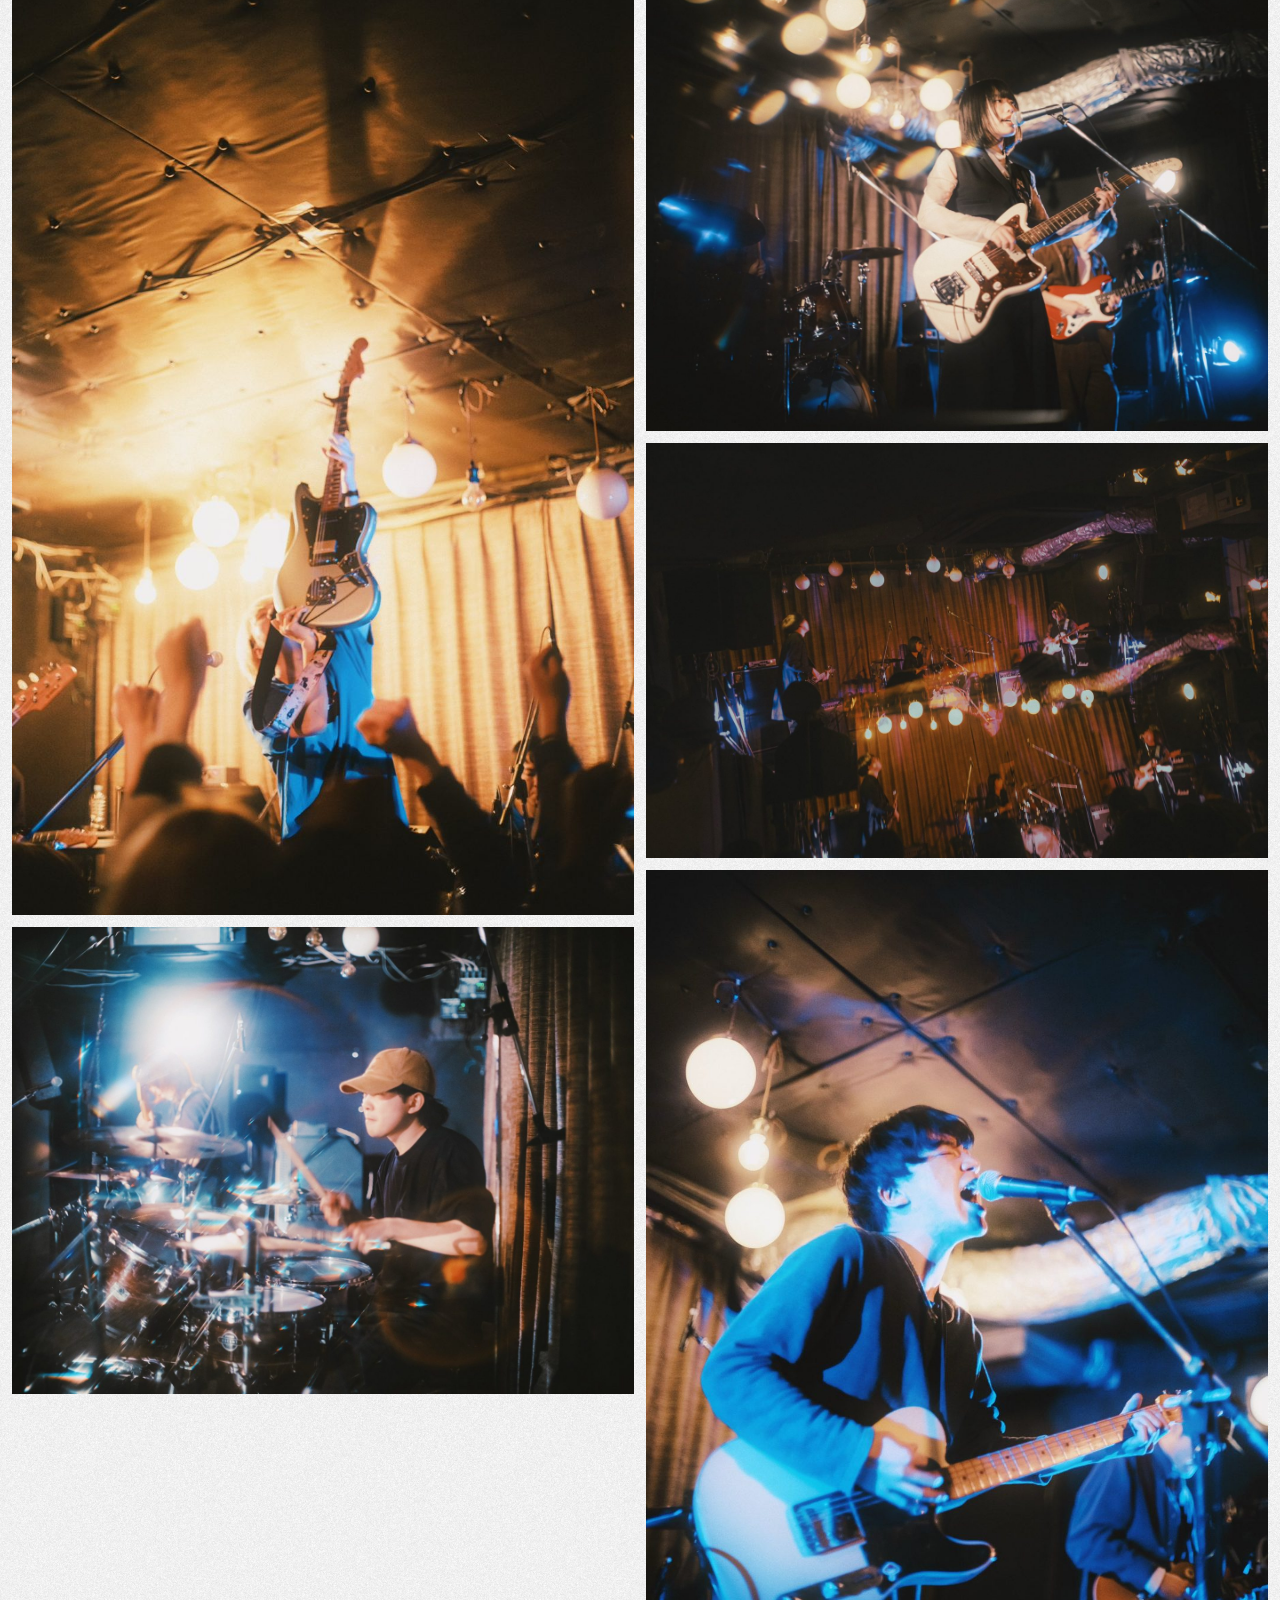
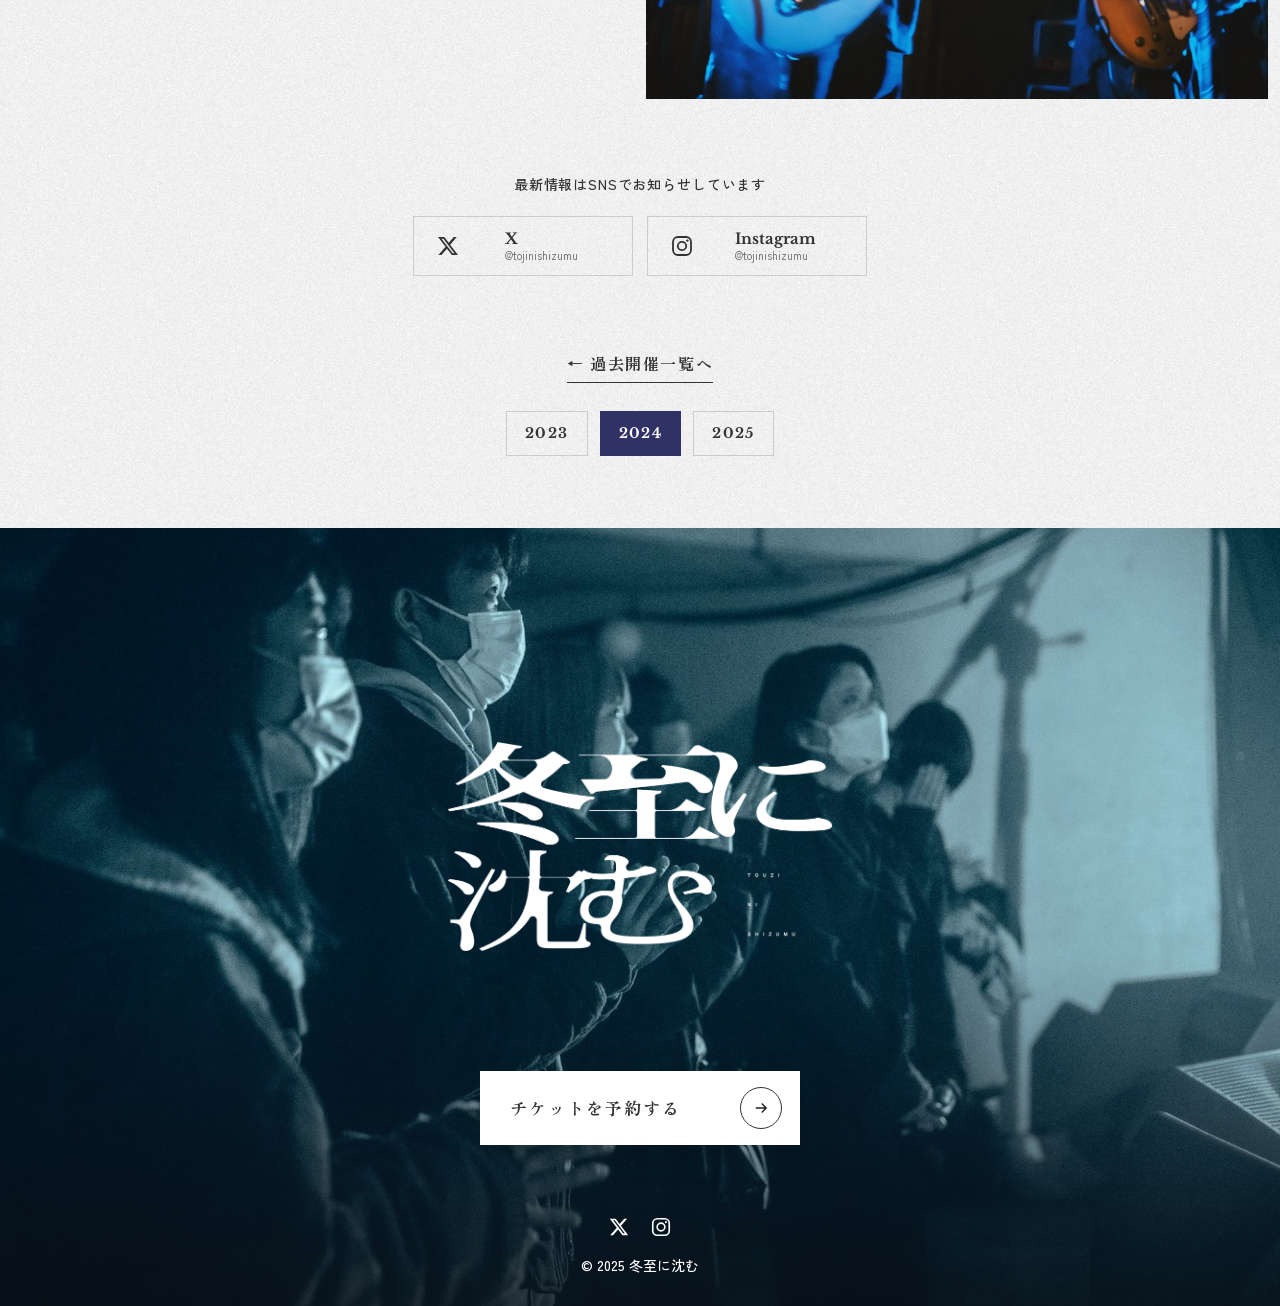
<file: tojinishizumu/event-2024.html>
<!DOCTYPE html>
<html lang="ja">
<head>
<meta charset="UTF-8">
<meta name="viewport" content="width=device-width, initial-scale=1">
<title>冬至に沈む vol.2（2024年）開催アーカイブ｜冬至に沈む</title>
<meta name="description" content="2024年12月21日(土)に下北沢 近道で開催した「冬至に沈む vol.2」のアーカイブ。出演：透明受胎 / arti / Kastori / キンヨウノヨル / Radddjur / Narco-lepsy / とがる。フライヤーと当日のライブ写真を掲載。">
<link rel="canonical" href="https://tojinishizumu.vercel.app/event-2024.html">
<meta name="robots" content="index,follow,max-image-preview:large">
<meta name="theme-color" content="#222222">
<meta name="format-detection" content="telephone=no">
<!-- OGP / X -->
<meta property="og:type" content="article">
<meta property="og:site_name" content="冬至に沈む">
<meta property="og:locale" content="ja_JP">
<meta property="og:title" content="冬至に沈む vol.2（2024年）開催アーカイブ｜冬至に沈む">
<meta property="og:description" content="2024年12月21日(土)に下北沢 近道で開催した「冬至に沈む vol.2」のアーカイブ。出演：透明受胎 / arti / Kastori / キンヨウノヨル / Radddjur / Narco-lepsy / とがる。フライヤーと当日のライブ写真を掲載。">
<meta property="og:url" content="https://tojinishizumu.vercel.app/event-2024.html">
<meta property="og:image" content="https://tojinishizumu.vercel.app/images/ogp-2024.jpg">
<meta property="og:image:width" content="1200">
<meta property="og:image:height" content="630">
<meta name="twitter:card" content="summary_large_image">
<meta name="twitter:site" content="@tojinishizumu">
<!-- icons -->
<link rel="icon" href="favicon.ico" sizes="32x32">
<link rel="icon" href="images/icon-512.png" type="image/png" sizes="512x512">
<link rel="apple-touch-icon" href="images/apple-touch-icon.png">
<script type="application/ld+json">
{
 "@context": "https://schema.org",
 "@graph": [
  {
   "@type": "Organization",
   "@id": "https://tojinishizumu.vercel.app/#org",
   "name": "冬至に沈む",
   "url": "https://tojinishizumu.vercel.app/",
   "logo": "https://tojinishizumu.vercel.app/images/icon-512.png",
   "sameAs": [
    "https://x.com/tojinishizumu",
    "https://www.instagram.com/tojinishizumu"
   ],
   "founder": [
    {
     "@type": "Person",
     "name": "根本真緒"
    },
    {
     "@type": "Person",
     "name": "高本紗華"
    }
   ]
  },
  {
   "@type": "MusicEvent",
   "name": "冬至に沈む vol.2",
   "startDate": "2024-12-21",
   "endDate": "2024-12-21",
   "eventStatus": "https://schema.org/EventScheduled",
   "eventAttendanceMode": "https://schema.org/OfflineEventAttendanceMode",
   "location": {
    "@type": "MusicVenue",
    "name": "下北沢 近道",
    "address": {
     "@type": "PostalAddress",
     "postalCode": "155-0031",
     "addressRegion": "東京都",
     "addressLocality": "世田谷区",
     "streetAddress": "北沢3-31-15 NH下北沢ビル B1階",
     "addressCountry": "JP"
    }
   },
   "image": [
    "https://tojinishizumu.vercel.app/images/flyer2.jpg"
   ],
   "performer": [
    {
     "@type": "MusicGroup",
     "name": "透明受胎"
    },
    {
     "@type": "MusicGroup",
     "name": "arti"
    },
    {
     "@type": "MusicGroup",
     "name": "Kastori"
    },
    {
     "@type": "MusicGroup",
     "name": "キンヨウノヨル"
    },
    {
     "@type": "MusicGroup",
     "name": "Radddjur"
    },
    {
     "@type": "MusicGroup",
     "name": "Narco-lepsy"
    },
    {
     "@type": "MusicGroup",
     "name": "とがる"
    }
   ],
   "organizer": {
    "@id": "https://tojinishizumu.vercel.app/#org"
   },
   "url": "https://tojinishizumu.vercel.app/event-2024.html"
  },
  {
   "@type": "BreadcrumbList",
   "itemListElement": [
    {
     "@type": "ListItem",
     "position": 1,
     "name": "冬至に沈む",
     "item": "https://tojinishizumu.vercel.app/"
    },
    {
     "@type": "ListItem",
     "position": 2,
     "name": "過去開催",
     "item": "https://tojinishizumu.vercel.app/#archive"
    },
    {
     "@type": "ListItem",
     "position": 3,
     "name": "2024 冬至に沈む vol.2",
     "item": "https://tojinishizumu.vercel.app/event-2024.html"
    }
   ]
  }
 ]
}
</script>
<link rel="preconnect" href="https://fonts.googleapis.com">
<link rel="preconnect" href="https://fonts.gstatic.com" crossorigin>
<link href="https://fonts.googleapis.com/css2?family=Libre+Baskerville:wght@400;700&family=Zen+Kaku+Gothic+New:wght@500;700&family=Zen+Old+Mincho:wght@400;500;700;900&display=swap" rel="stylesheet">
<link rel="stylesheet" href="css/style.css">
<style>
/* loading screen (inline so it paints before the main CSS arrives) */
.loader{position:fixed;inset:0;z-index:1000;display:flex;align-items:center;justify-content:center;background:#303164;
  transition:opacity .75s ease,visibility .75s;animation:loaderFailsafe .75s ease 7s forwards}
.loader img{width:min(56vw,360px);height:auto}
.loader.is-done{opacity:0;visibility:hidden}
.loader.is-skip{display:none}
@keyframes loaderFailsafe{to{opacity:0;visibility:hidden}}
html.is-loading{overflow:hidden}
</style>
<script>
/* show the full loading screen once per visit (session); later page moves skip it */
(function(){var seen=false;try{seen=sessionStorage.getItem('tnz_loaded')==='1'}catch(e){}
document.documentElement.classList.add(seen?'skip-loader':'is-loading');})();
</script>
</head>
<body>
<div class="loader" id="loader" aria-hidden="true"><img src="images/logo-white.png" alt="" width="800" height="435"></div>
<script>if(document.documentElement.classList.contains('skip-loader'))document.getElementById('loader').classList.add('is-skip');</script>

<!-- Header -->
<header class="header">
  <div class="header__inner">
    <a href="index.html" class="header__logo"><img src="images/logo-white.png" alt="冬至に沈む" width="800" height="435"></a>
    <button class="menu-btn" aria-expanded="false" aria-controls="gnav" aria-label="メニューを開く"><span></span><span></span><span></span></button>
    <nav class="nav" id="gnav">
      <a href="index.html#concept">コンセプト</a>
      <a href="index.html#overview">開催概要</a>
      <a href="index.html#archive">過去開催</a>
      <a href="index.html#faq">よくある質問</a>
      <a class="nav__ticket" href="https://tiget.net/events/529528" target="_blank" rel="noopener">チケット購入</a>
    </nav>
  </div>
</header>

<main>
  <section class="ev-head">
    <p class="sec__en">archive</p>
    <h1><span class="sr-only">冬至に沈む vol.2 </span>2024<span class="sr-only">年 開催アーカイブ</span></h1>
    <div class="ev-flyer"><img src="images/flyer2.jpg" alt="冬至に沈む vol.2 フライヤー"></div>
  </section>

  <section class="ev-info">
    <h2>冬至に沈む vol.2</h2>
    <dl class="table" style="border-top-color:#ccc;border-bottom-color:#ccc">
      <div class="row"><dt>日時</dt><dd>2024年12月21日(土)</dd></div>
      <div class="row"><dt>会場</dt><dd>下北沢 近道</dd></div>
      <div class="row"><dt>出演</dt><dd>透明受胎 / arti / Kastori / キンヨウノヨル / Radddjur / Narco-lepsy / とがる</dd></div>
      <div class="row"><dt>協力</dt><dd>フライヤーデザイン / 住田悠真<br>オフィシャルカメラ / 麗</dd></div>
    </dl>
  </section>

  <section class="ev-gallery" aria-label="ライブ写真">
      <div class="ev-col">
        <figure><img src="images/events/2024-01.jpg" alt="冬至に沈む vol.2（2024年）とがる ライブ写真" width="916" height="1400" loading="lazy"></figure>
        <figure><img src="images/events/2024-04.jpg" alt="冬至に沈む vol.2（2024年）透明受胎 ライブ写真" width="1400" height="1050" loading="lazy"></figure>
      </div>
      <div class="ev-col">
        <figure><img src="images/events/2024-02.jpg" alt="冬至に沈む vol.2（2024年）arti ライブ写真" width="1400" height="1050" loading="lazy"></figure>
        <figure><img src="images/events/2024-03.jpg" alt="冬至に沈む vol.2（2024年）キンヨウノヨル ライブ写真" width="1400" height="934" loading="lazy"></figure>
        <figure><img src="images/events/2024-05.jpg" alt="冬至に沈む vol.2（2024年）Radddjur ライブ写真" width="1050" height="1400" loading="lazy"></figure>
      </div>
  </section>

  <div class="ev-sns">
    <div class="sns-follow">
      <p class="sns-follow__lead">最新情報はSNSでお知らせしています</p>
      <div class="sns-follow__links">
        <a class="sns-btn" href="https://x.com/tojinishizumu" target="_blank" rel="noopener"><svg viewBox="0 0 24 24" aria-hidden="true"><path fill="currentColor" d="M17.75 3h3.07l-6.7 7.66L22 21h-6.17l-4.83-6.32L5.47 21H2.4l7.17-8.2L2 3h6.33l4.37 5.77L17.75 3Zm-1.08 16.2h1.7L7.4 4.73H5.58L16.67 19.2Z"/></svg><span>X</span><small>@tojinishizumu</small></a>
        <a class="sns-btn" href="https://www.instagram.com/tojinishizumu" target="_blank" rel="noopener"><svg viewBox="0 0 24 24" aria-hidden="true"><rect x="3" y="3" width="18" height="18" rx="5" fill="none" stroke="currentColor" stroke-width="1.8"/><circle cx="12" cy="12" r="4.2" fill="none" stroke="currentColor" stroke-width="1.8"/><circle cx="17.4" cy="6.6" r="1.2" fill="currentColor"/></svg><span>Instagram</span><small>@tojinishizumu</small></a>
      </div>
    </div>
  </div>

  <div class="ev-back">
    <a href="index.html#archive">← 過去開催一覧へ</a>
    <nav class="ev-pager" aria-label="開催回"><a href="event-2023.html">2023</a><a href="event-2024.html" class="is-current">2024</a><a href="event-2025.html">2025</a></nav>
  </div>

</main>

<!-- Bottom CTA + footer share one photo background -->
<div class="closing">
  <div class="cta__bg"></div>
  <section class="cta">
    <div class="cta__logo">
      <img class="hero__logo" src="images/logo-white.png" alt="" loading="lazy" width="800" height="435">
    </div>
    <a href="https://tiget.net/events/529528" class="btn btn--ticket" target="_blank" rel="noopener">
      <span><span class="btn__label">チケットを予約する</span></span>
    </a>
  </section>
  <footer class="footer">
    <div class="footer__sns">
      <a href="https://x.com/tojinishizumu" target="_blank" rel="noopener" aria-label="X（旧Twitter）"><svg viewBox="0 0 24 24" aria-hidden="true"><path fill="currentColor" d="M17.75 3h3.07l-6.7 7.66L22 21h-6.17l-4.83-6.32L5.47 21H2.4l7.17-8.2L2 3h6.33l4.37 5.77L17.75 3Zm-1.08 16.2h1.7L7.4 4.73H5.58L16.67 19.2Z"/></svg></a>
      <a href="https://www.instagram.com/tojinishizumu" target="_blank" rel="noopener" aria-label="Instagram"><svg viewBox="0 0 24 24" aria-hidden="true"><rect x="3" y="3" width="18" height="18" rx="5" fill="none" stroke="currentColor" stroke-width="1.8"/><circle cx="12" cy="12" r="4.2" fill="none" stroke="currentColor" stroke-width="1.8"/><circle cx="17.4" cy="6.6" r="1.2" fill="currentColor"/></svg></a>
    </div>
    <small>© 2025 冬至に沈む</small>
  </footer>
</div>

<script src="js/main.js"></script>
</body>
</html>
</file>
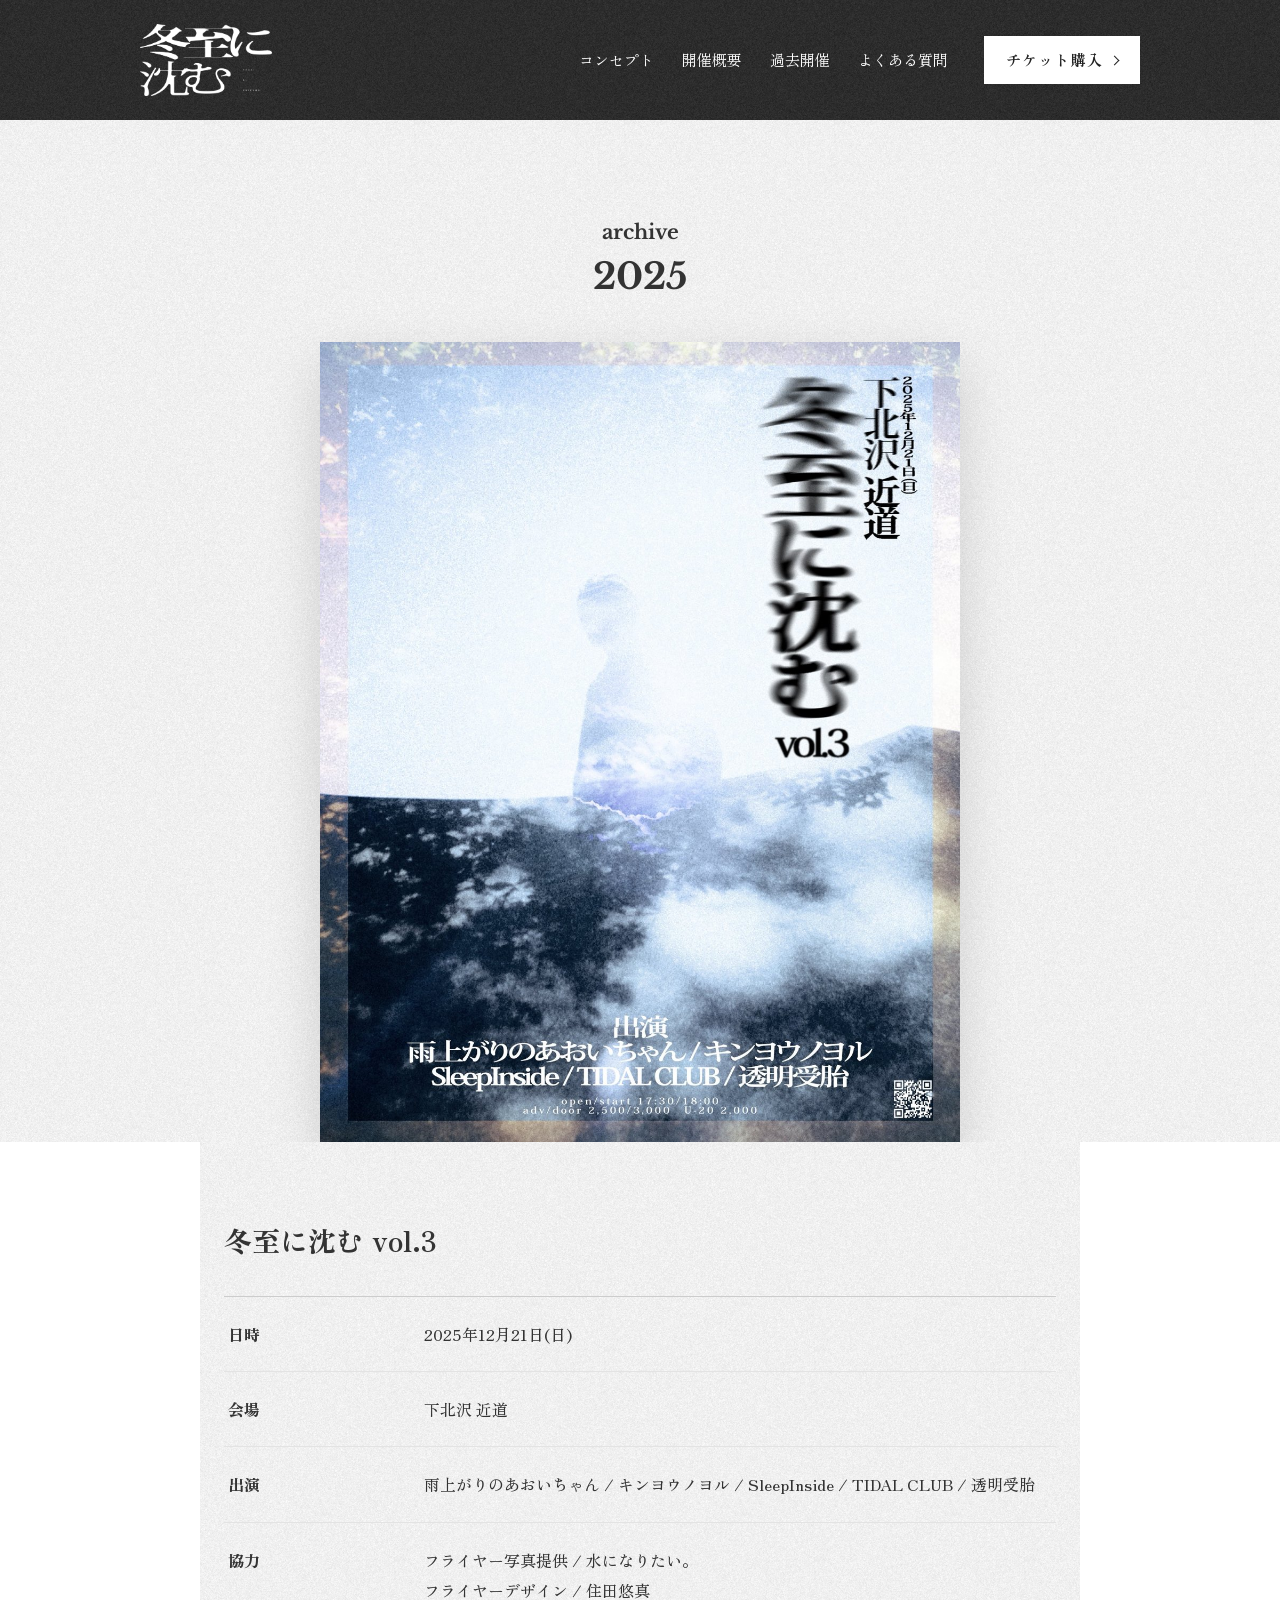
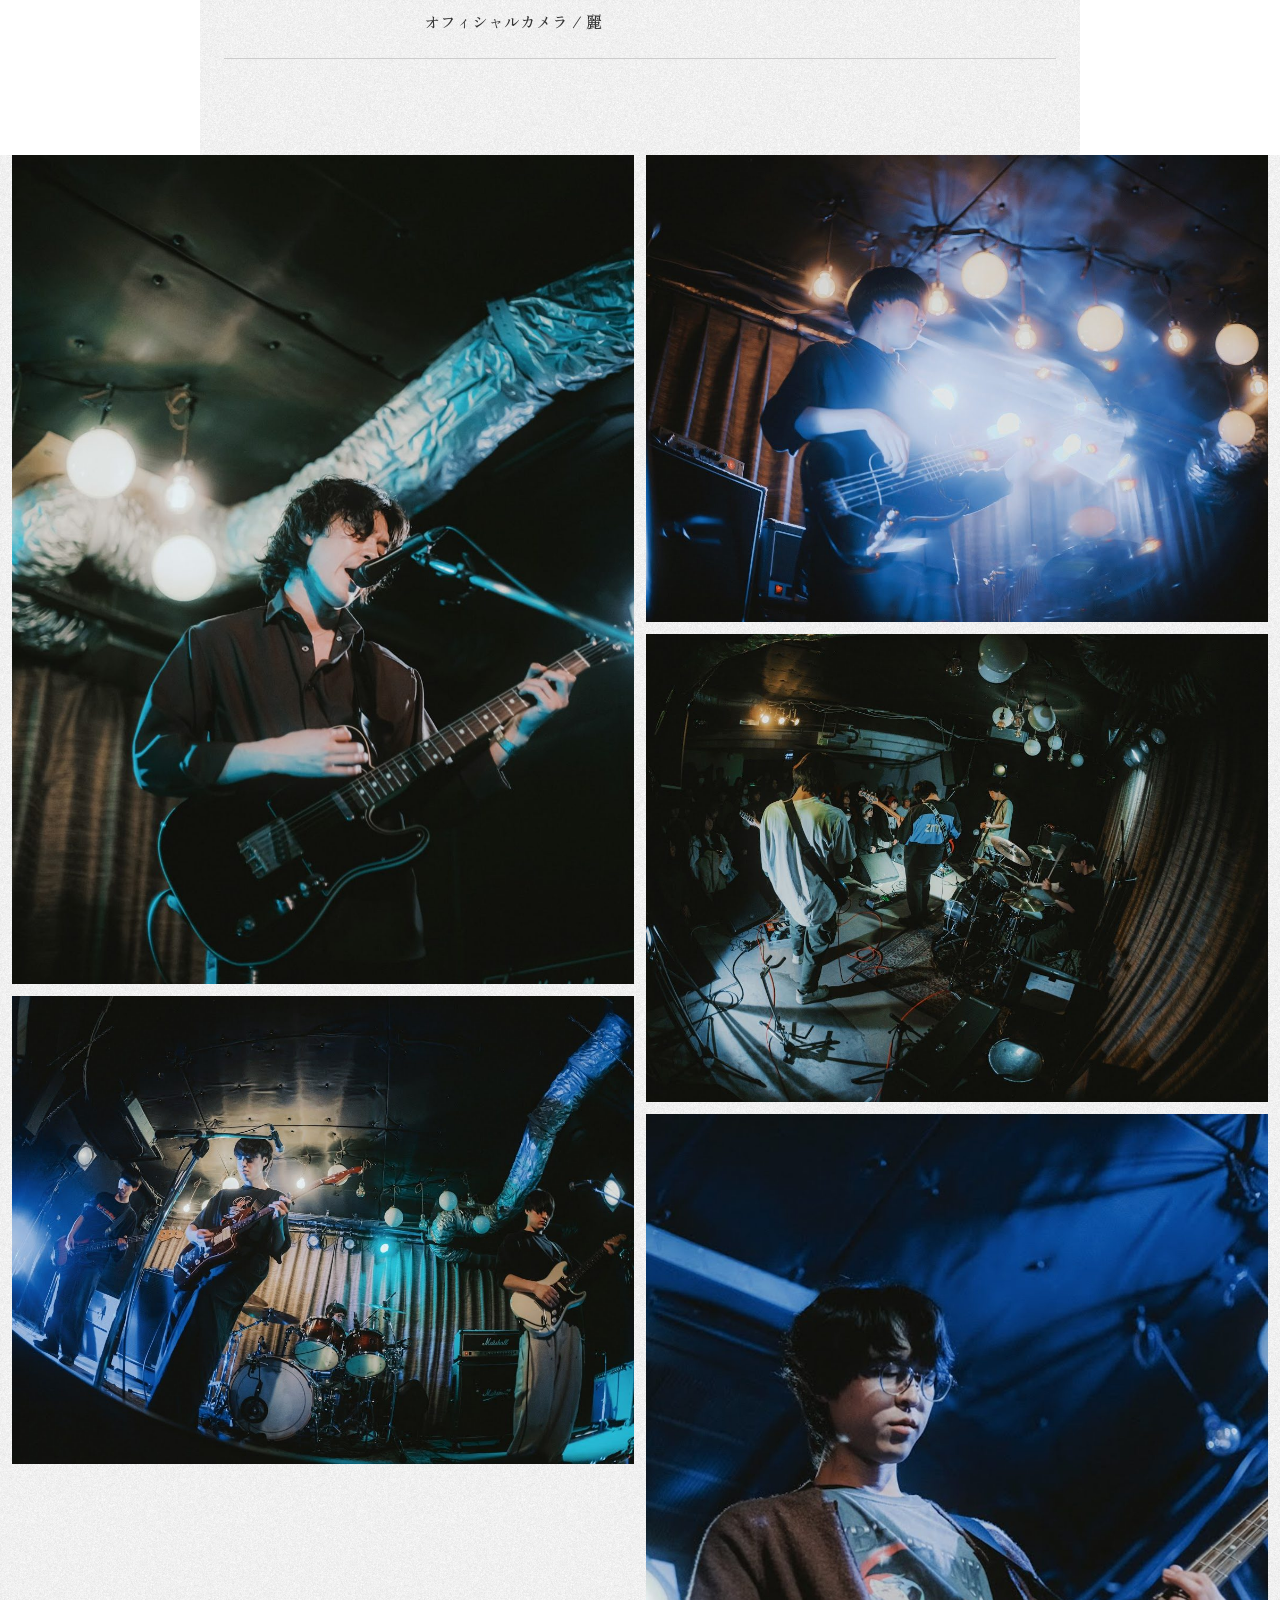
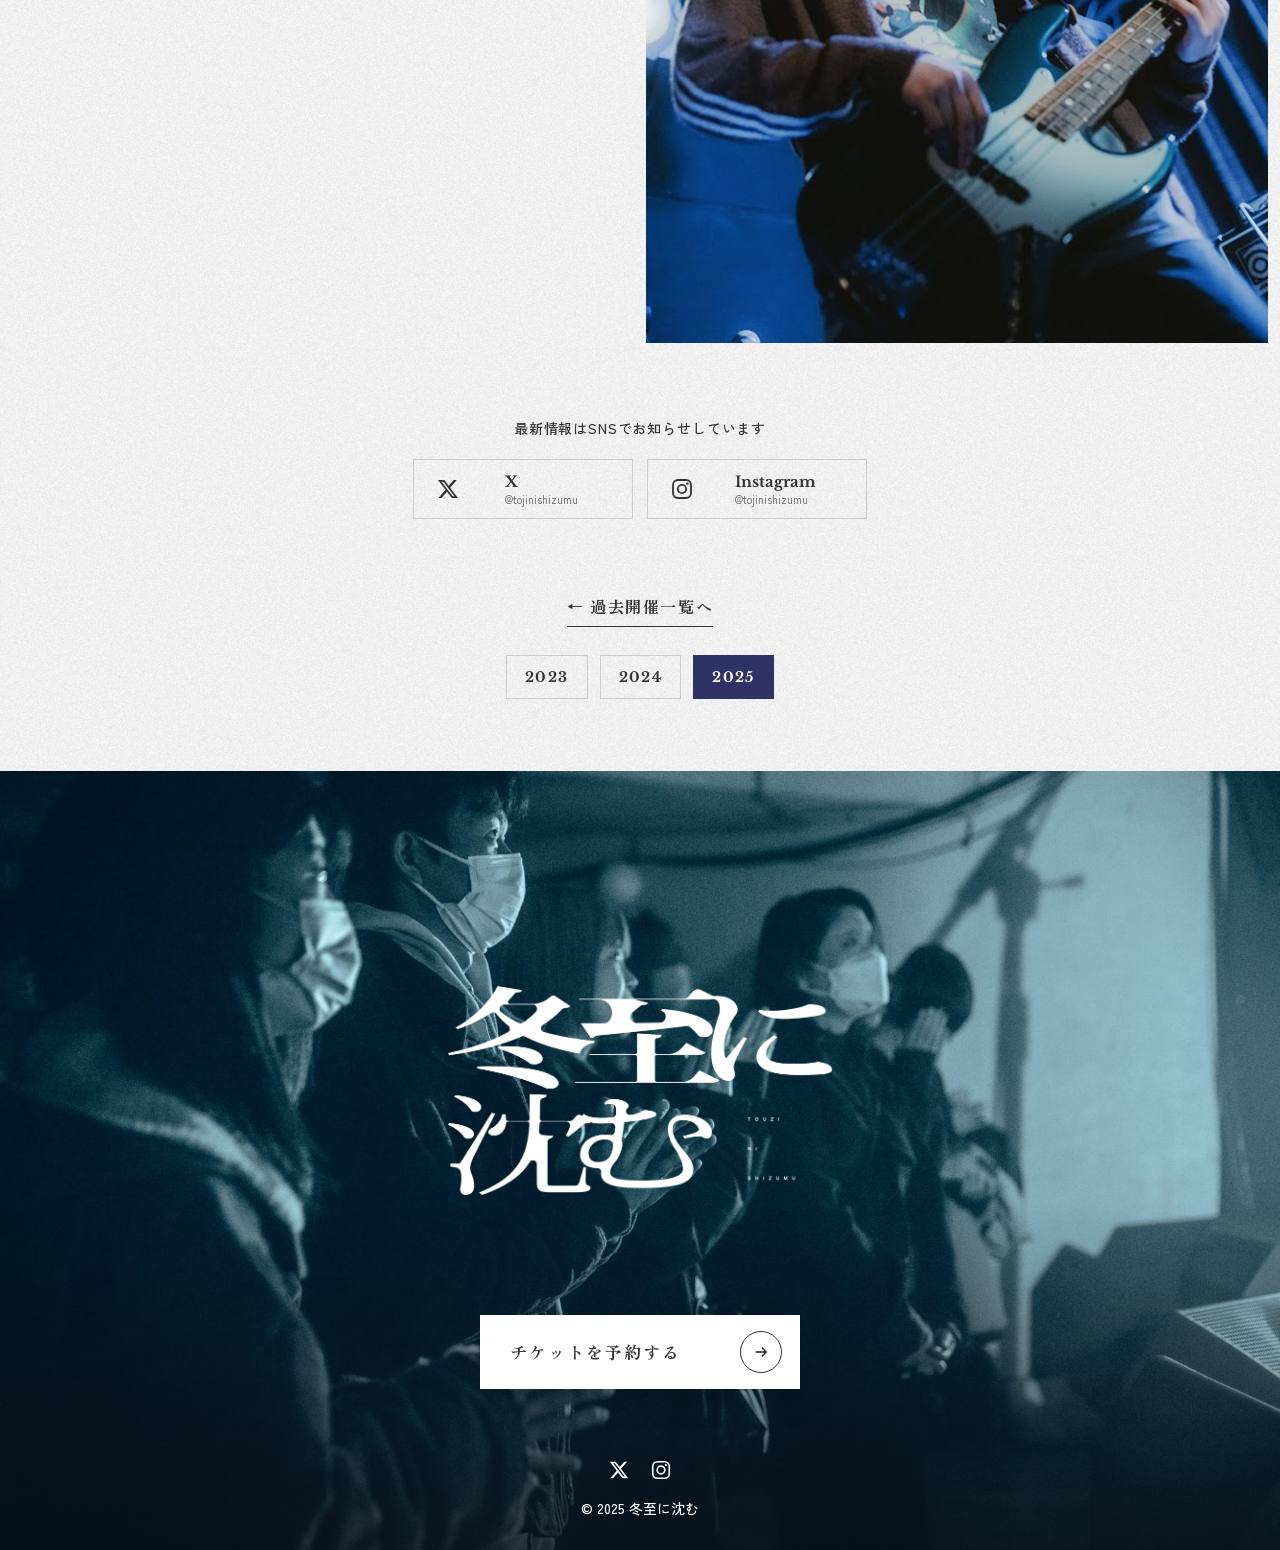
<file: tojinishizumu/event-2025.html>
<!DOCTYPE html>
<html lang="ja">
<head>
<meta charset="UTF-8">
<meta name="viewport" content="width=device-width, initial-scale=1">
<title>冬至に沈む vol.3（2025年）開催アーカイブ｜冬至に沈む</title>
<meta name="description" content="2025年12月21日(日)に下北沢 近道で開催した「冬至に沈む vol.3」のアーカイブ。出演：雨上がりのあおいちゃん / キンヨウノヨル / SleepInside / TIDAL CLUB / 透明受胎。フライヤーと当日のライブ写真を掲載。">
<link rel="canonical" href="https://tojinishizumu.vercel.app/event-2025.html">
<meta name="robots" content="index,follow,max-image-preview:large">
<meta name="theme-color" content="#222222">
<meta name="format-detection" content="telephone=no">
<!-- OGP / X -->
<meta property="og:type" content="article">
<meta property="og:site_name" content="冬至に沈む">
<meta property="og:locale" content="ja_JP">
<meta property="og:title" content="冬至に沈む vol.3（2025年）開催アーカイブ｜冬至に沈む">
<meta property="og:description" content="2025年12月21日(日)に下北沢 近道で開催した「冬至に沈む vol.3」のアーカイブ。出演：雨上がりのあおいちゃん / キンヨウノヨル / SleepInside / TIDAL CLUB / 透明受胎。フライヤーと当日のライブ写真を掲載。">
<meta property="og:url" content="https://tojinishizumu.vercel.app/event-2025.html">
<meta property="og:image" content="https://tojinishizumu.vercel.app/images/ogp-2025.jpg">
<meta property="og:image:width" content="1200">
<meta property="og:image:height" content="630">
<meta name="twitter:card" content="summary_large_image">
<meta name="twitter:site" content="@tojinishizumu">
<!-- icons -->
<link rel="icon" href="favicon.ico" sizes="32x32">
<link rel="icon" href="images/icon-512.png" type="image/png" sizes="512x512">
<link rel="apple-touch-icon" href="images/apple-touch-icon.png">
<script type="application/ld+json">
{
 "@context": "https://schema.org",
 "@graph": [
  {
   "@type": "Organization",
   "@id": "https://tojinishizumu.vercel.app/#org",
   "name": "冬至に沈む",
   "url": "https://tojinishizumu.vercel.app/",
   "logo": "https://tojinishizumu.vercel.app/images/icon-512.png",
   "sameAs": [
    "https://x.com/tojinishizumu",
    "https://www.instagram.com/tojinishizumu"
   ],
   "founder": [
    {
     "@type": "Person",
     "name": "根本真緒"
    },
    {
     "@type": "Person",
     "name": "高本紗華"
    }
   ]
  },
  {
   "@type": "MusicEvent",
   "name": "冬至に沈む vol.3",
   "startDate": "2025-12-21",
   "endDate": "2025-12-21",
   "eventStatus": "https://schema.org/EventScheduled",
   "eventAttendanceMode": "https://schema.org/OfflineEventAttendanceMode",
   "location": {
    "@type": "MusicVenue",
    "name": "下北沢 近道",
    "address": {
     "@type": "PostalAddress",
     "postalCode": "155-0031",
     "addressRegion": "東京都",
     "addressLocality": "世田谷区",
     "streetAddress": "北沢3-31-15 NH下北沢ビル B1階",
     "addressCountry": "JP"
    }
   },
   "image": [
    "https://tojinishizumu.vercel.app/images/flyer3.jpg"
   ],
   "performer": [
    {
     "@type": "MusicGroup",
     "name": "雨上がりのあおいちゃん"
    },
    {
     "@type": "MusicGroup",
     "name": "キンヨウノヨル"
    },
    {
     "@type": "MusicGroup",
     "name": "SleepInside"
    },
    {
     "@type": "MusicGroup",
     "name": "TIDAL CLUB"
    },
    {
     "@type": "MusicGroup",
     "name": "透明受胎"
    }
   ],
   "organizer": {
    "@id": "https://tojinishizumu.vercel.app/#org"
   },
   "url": "https://tojinishizumu.vercel.app/event-2025.html"
  },
  {
   "@type": "BreadcrumbList",
   "itemListElement": [
    {
     "@type": "ListItem",
     "position": 1,
     "name": "冬至に沈む",
     "item": "https://tojinishizumu.vercel.app/"
    },
    {
     "@type": "ListItem",
     "position": 2,
     "name": "過去開催",
     "item": "https://tojinishizumu.vercel.app/#archive"
    },
    {
     "@type": "ListItem",
     "position": 3,
     "name": "2025 冬至に沈む vol.3",
     "item": "https://tojinishizumu.vercel.app/event-2025.html"
    }
   ]
  }
 ]
}
</script>
<link rel="preconnect" href="https://fonts.googleapis.com">
<link rel="preconnect" href="https://fonts.gstatic.com" crossorigin>
<link href="https://fonts.googleapis.com/css2?family=Libre+Baskerville:wght@400;700&family=Zen+Kaku+Gothic+New:wght@500;700&family=Zen+Old+Mincho:wght@400;500;700;900&display=swap" rel="stylesheet">
<link rel="stylesheet" href="css/style.css">
<style>
/* loading screen (inline so it paints before the main CSS arrives) */
.loader{position:fixed;inset:0;z-index:1000;display:flex;align-items:center;justify-content:center;background:#303164;
  transition:opacity .75s ease,visibility .75s;animation:loaderFailsafe .75s ease 7s forwards}
.loader img{width:min(56vw,360px);height:auto}
.loader.is-done{opacity:0;visibility:hidden}
.loader.is-skip{display:none}
@keyframes loaderFailsafe{to{opacity:0;visibility:hidden}}
html.is-loading{overflow:hidden}
</style>
<script>
/* show the full loading screen once per visit (session); later page moves skip it */
(function(){var seen=false;try{seen=sessionStorage.getItem('tnz_loaded')==='1'}catch(e){}
document.documentElement.classList.add(seen?'skip-loader':'is-loading');})();
</script>
</head>
<body>
<div class="loader" id="loader" aria-hidden="true"><img src="images/logo-white.png" alt="" width="800" height="435"></div>
<script>if(document.documentElement.classList.contains('skip-loader'))document.getElementById('loader').classList.add('is-skip');</script>

<!-- Header -->
<header class="header">
  <div class="header__inner">
    <a href="index.html" class="header__logo"><img src="images/logo-white.png" alt="冬至に沈む" width="800" height="435"></a>
    <button class="menu-btn" aria-expanded="false" aria-controls="gnav" aria-label="メニューを開く"><span></span><span></span><span></span></button>
    <nav class="nav" id="gnav">
      <a href="index.html#concept">コンセプト</a>
      <a href="index.html#overview">開催概要</a>
      <a href="index.html#archive">過去開催</a>
      <a href="index.html#faq">よくある質問</a>
      <a class="nav__ticket" href="https://tiget.net/events/529528" target="_blank" rel="noopener">チケット購入</a>
    </nav>
  </div>
</header>

<main>
  <section class="ev-head">
    <p class="sec__en">archive</p>
    <h1><span class="sr-only">冬至に沈む vol.3 </span>2025<span class="sr-only">年 開催アーカイブ</span></h1>
    <div class="ev-flyer"><img src="images/flyer3.jpg" alt="冬至に沈む vol.3 フライヤー"></div>
  </section>

  <section class="ev-info">
    <h2>冬至に沈む vol.3</h2>
    <dl class="table" style="border-top-color:#ccc;border-bottom-color:#ccc">
      <div class="row"><dt>日時</dt><dd>2025年12月21日(日)</dd></div>
      <div class="row"><dt>会場</dt><dd>下北沢 近道</dd></div>
      <div class="row"><dt>出演</dt><dd>雨上がりのあおいちゃん / キンヨウノヨル / SleepInside / TIDAL CLUB / 透明受胎</dd></div>
      <div class="row"><dt>協力</dt><dd>フライヤー写真提供 / 水になりたい。<br>フライヤーデザイン / 住田悠真<br>オフィシャルカメラ / 麗</dd></div>
    </dl>
  </section>

  <section class="ev-gallery" aria-label="ライブ写真">
      <div class="ev-col">
        <figure><img src="images/events/2025-01.jpg" alt="冬至に沈む vol.3（2025年）透明受胎 ライブ写真" width="1050" height="1400" loading="lazy"></figure>
        <figure><img src="images/events/2025-03.jpg" alt="冬至に沈む vol.3（2025年）TIDAL CLUB ライブ写真" width="1170" height="879" loading="lazy"></figure>
      </div>
      <div class="ev-col">
        <figure><img src="images/events/2025-05.jpg" alt="冬至に沈む vol.3（2025年）キンヨウノヨル ライブ写真" width="1170" height="879" loading="lazy"></figure>
        <figure><img src="images/events/2025-02.jpg" alt="冬至に沈む vol.3（2025年）雨あがりのあおいちゃん ライブ写真" width="1170" height="879" loading="lazy"></figure>
        <figure><img src="images/events/2025-04.jpg" alt="冬至に沈む vol.3（2025年）SleepInside ライブ写真" width="1050" height="1400" loading="lazy"></figure>
      </div>
  </section>

  <div class="ev-sns">
    <div class="sns-follow">
      <p class="sns-follow__lead">最新情報はSNSでお知らせしています</p>
      <div class="sns-follow__links">
        <a class="sns-btn" href="https://x.com/tojinishizumu" target="_blank" rel="noopener"><svg viewBox="0 0 24 24" aria-hidden="true"><path fill="currentColor" d="M17.75 3h3.07l-6.7 7.66L22 21h-6.17l-4.83-6.32L5.47 21H2.4l7.17-8.2L2 3h6.33l4.37 5.77L17.75 3Zm-1.08 16.2h1.7L7.4 4.73H5.58L16.67 19.2Z"/></svg><span>X</span><small>@tojinishizumu</small></a>
        <a class="sns-btn" href="https://www.instagram.com/tojinishizumu" target="_blank" rel="noopener"><svg viewBox="0 0 24 24" aria-hidden="true"><rect x="3" y="3" width="18" height="18" rx="5" fill="none" stroke="currentColor" stroke-width="1.8"/><circle cx="12" cy="12" r="4.2" fill="none" stroke="currentColor" stroke-width="1.8"/><circle cx="17.4" cy="6.6" r="1.2" fill="currentColor"/></svg><span>Instagram</span><small>@tojinishizumu</small></a>
      </div>
    </div>
  </div>

  <div class="ev-back">
    <a href="index.html#archive">← 過去開催一覧へ</a>
    <nav class="ev-pager" aria-label="開催回"><a href="event-2023.html">2023</a><a href="event-2024.html">2024</a><a href="event-2025.html" class="is-current">2025</a></nav>
  </div>

</main>

<!-- Bottom CTA + footer share one photo background -->
<div class="closing">
  <div class="cta__bg"></div>
  <section class="cta">
    <div class="cta__logo">
      <img class="hero__logo" src="images/logo-white.png" alt="" loading="lazy" width="800" height="435">
    </div>
    <a href="https://tiget.net/events/529528" class="btn btn--ticket" target="_blank" rel="noopener">
      <span><span class="btn__label">チケットを予約する</span></span>
    </a>
  </section>
  <footer class="footer">
    <div class="footer__sns">
      <a href="https://x.com/tojinishizumu" target="_blank" rel="noopener" aria-label="X（旧Twitter）"><svg viewBox="0 0 24 24" aria-hidden="true"><path fill="currentColor" d="M17.75 3h3.07l-6.7 7.66L22 21h-6.17l-4.83-6.32L5.47 21H2.4l7.17-8.2L2 3h6.33l4.37 5.77L17.75 3Zm-1.08 16.2h1.7L7.4 4.73H5.58L16.67 19.2Z"/></svg></a>
      <a href="https://www.instagram.com/tojinishizumu" target="_blank" rel="noopener" aria-label="Instagram"><svg viewBox="0 0 24 24" aria-hidden="true"><rect x="3" y="3" width="18" height="18" rx="5" fill="none" stroke="currentColor" stroke-width="1.8"/><circle cx="12" cy="12" r="4.2" fill="none" stroke="currentColor" stroke-width="1.8"/><circle cx="17.4" cy="6.6" r="1.2" fill="currentColor"/></svg></a>
    </div>
    <small>© 2025 冬至に沈む</small>
  </footer>
</div>

<script src="js/main.js"></script>
</body>
</html>
</file>
<file: tojinishizumu/css/style.css>
:root{
  --ink:#333;
  --navy:#303164;
  --dark:#222;
  --gray:#393939;
  --white:#fff;
  --serif-en:"Libre Baskerville",serif;
  --mincho:"Zen Old Mincho",serif;
  --gothic:"Zen Kaku Gothic New",sans-serif;
}
*{box-sizing:border-box;margin:0;padding:0}

section[id]{scroll-margin-top:120px}
body{font-family:var(--mincho);color:var(--ink);background:#fff;line-height:1.9;-webkit-font-smoothing:antialiased}
a{color:inherit;text-decoration:none}
img{display:block;max-width:100%}

/* ===== Dummy image ===== */
.dummy{
  position:relative;display:flex;align-items:center;justify-content:center;
  background:
    repeating-linear-gradient(45deg,rgba(255,255,255,.06) 0 12px,transparent 12px 24px),
    linear-gradient(135deg,#7d8197,#454860);
  color:rgba(255,255,255,.85);font-family:var(--gothic);font-size:13px;letter-spacing:.1em;
  overflow:hidden;
}
.dummy::after{content:attr(data-label);padding:4px 10px;border:1px solid rgba(255,255,255,.5)}
.dummy--bg::after{position:absolute;left:16px;bottom:16px;z-index:1}

/* ===== Header ===== */
.header{position:sticky;top:0;z-index:50;background:var(--dark);height:120px}
.header__inner{max-width:1080px;margin:0 auto;height:100%;padding:0 40px;display:flex;align-items:center;justify-content:space-between}
.logo{display:block;color:#fff;font-family:var(--mincho);font-weight:900;line-height:1;letter-spacing:.02em}
.header__logo img{height:72px;width:auto}
.logo span{display:block}
.nav{display:flex;gap:28px}
.nav a{color:#fff;font-size:15px;transition:opacity .2s}
.nav a:hover{opacity:.6}
.nav{align-items:center}
.nav .nav__ticket{display:inline-flex;align-items:center;gap:8px;margin-left:8px;padding:10px 22px;background:#fff;color:var(--dark);font-weight:700;letter-spacing:.08em;transition:background .25s,color .25s}
.nav .nav__ticket::after{content:"";width:6px;height:6px;border-top:1.5px solid currentColor;border-right:1.5px solid currentColor;transform:rotate(45deg)}
.nav .nav__ticket:hover{opacity:1;background:var(--navy);color:#fff}
.menu-btn{display:none;position:relative;width:44px;height:44px;margin-right:-10px;background:none;border:0;cursor:pointer}
.menu-btn span{position:absolute;left:11px;width:22px;height:1.5px;background:#fff;transition:transform .3s,opacity .2s,top .3s}
.menu-btn span:nth-child(1){top:15px}
.menu-btn span:nth-child(2){top:21px}
.menu-btn span:nth-child(3){top:27px}
.menu-btn[aria-expanded="true"] span:nth-child(1){top:21px;transform:rotate(45deg)}
.menu-btn[aria-expanded="true"] span:nth-child(2){opacity:0}
.menu-btn[aria-expanded="true"] span:nth-child(3){top:21px;transform:rotate(-45deg)}

/* ===== Hero ===== */
.hero{position:relative;height:calc(100vh - 120px);height:calc(100svh - 120px);min-height:560px;z-index:2}
.hero{background:url(../images/hero.jpg) center/auto 100% repeat-x}
.hero .hero__title{z-index:1;align-items:flex-start;padding-top:clamp(56px,11vh,110px)}
.hero__logo{width:clamp(200px,22vw,340px);height:auto}
.cta .hero__logo{width:clamp(240px,30vw,440px)}
.hero .hero__logo{opacity:0;will-change:filter,opacity,transform;animation:logoEmerge 3s cubic-bezier(.3,0,.25,1) 0s forwards}
/* じわっと浮き出る（強め）: 深い霧 → うっすら光をまといながら輪郭が出る → くっきり */
@keyframes logoEmerge{
  0%  {opacity:0;filter:blur(26px) brightness(.4) drop-shadow(0 0 0 rgba(255,255,255,0));transform:translateY(10px) scale(1.05)}
  15% {opacity:.35;filter:blur(16px) brightness(.6) drop-shadow(0 0 18px rgba(255,255,255,.35))}
  48% {opacity:.75;filter:blur(7px) brightness(.85) drop-shadow(0 0 22px rgba(255,255,255,.45))}
  80% {opacity:.95;filter:blur(2px) brightness(1) drop-shadow(0 0 12px rgba(255,255,255,.25))}
  100%{opacity:1;filter:blur(0) brightness(1) drop-shadow(0 0 0 rgba(255,255,255,0));transform:none}
}
html.is-loading .hero .hero__logo{animation-play-state:paused}
@media (prefers-reduced-motion:reduce){.hero .hero__logo{animation:none;opacity:1}}
.hero__title{position:absolute;inset:0;display:flex;align-items:center;justify-content:center;pointer-events:none}
.lockup{display:flex;gap:28px;align-items:flex-end}
.logo--lg{font-size:clamp(64px,10vw,124px)}
.logo-sub{color:#fff;font-family:var(--serif-en);font-size:8px;letter-spacing:.4em;line-height:2.6;align-self:flex-end;margin-bottom:2.2em}

/* ===== Section common ===== */
.sec{padding:120px 24px}
.sec__en{font-family:var(--serif-en);font-weight:900;font-size:20px;line-height:1.6}
.sec__ja{font-size:36px;font-weight:700;line-height:1.5;margin-bottom:56px}
.center{text-align:center}
.container{max-width:880px;margin:0 auto}
.navy{background:var(--navy);color:#fff}

/* ===== Concept ===== */
.concept h2{font-family:var(--serif-en);font-size:40px;font-weight:700;margin-bottom:40px}
.concept h3{font-size:28px;font-weight:900;margin-bottom:32px}
.concept p{font-size:16px;font-weight:500;line-height:2.2}

/* ===== Date band ===== */
.date{background:var(--gray);color:#fff;padding:64px 24px;text-align:center}
.date__day{font-family:var(--serif-en);font-weight:700;font-size:36px;margin-bottom:28px}
.date__day small{font-size:18px;margin-left:6px}

/* ===== CTA buttons ===== */
.btn{position:relative;display:inline-flex;align-items:center;gap:20px;min-width:320px;height:74px;padding:0 18px 0 30px;
  background:#fff;color:var(--ink);text-align:left;overflow:hidden;isolation:isolate;
  box-shadow:0 10px 30px rgba(0,0,0,.18);transition:color .45s,box-shadow .45s,transform .45s}
.btn>span:first-child{flex:1}
.btn__label{display:block;font-size:17px;font-weight:700;letter-spacing:.12em;line-height:1.4}
.btn__note{display:block;margin-top:2px;font-size:10px;font-weight:700;letter-spacing:.08em;opacity:.55}
/* color sweep on hover */
.btn::before{content:"";position:absolute;inset:0;z-index:-1;background:var(--navy);transform:scaleX(0);transform-origin:right;transition:transform .55s cubic-bezier(.7,0,.2,1)}
/* arrow in a circle */
.btn::after{content:"";flex:0 0 auto;width:40px;height:40px;border:1px solid currentColor;border-radius:50%;
  background:url("data:image/svg+xml,%3Csvg xmlns='http://www.w3.org/2000/svg' viewBox='0 0 24 24'%3E%3Cpath d='M5 12h13M13 6l6 6-6 6' fill='none' stroke='%23222' stroke-width='1.8'/%3E%3C/svg%3E") center/18px no-repeat;transition:transform .45s,background-color .45s,border-color .45s}
.btn:hover{color:#fff;transform:translateY(-2px);box-shadow:0 16px 36px rgba(0,0,0,.28)}
.btn:hover::before{transform:scaleX(1);transform-origin:left}
.btn:hover::after{transform:translateX(4px);background-image:url("data:image/svg+xml,%3Csvg xmlns='http://www.w3.org/2000/svg' viewBox='0 0 24 24'%3E%3Cpath d='M5 12h13M13 6l6 6-6 6' fill='none' stroke='%23fff' stroke-width='1.8'/%3E%3C/svg%3E");border-color:#fff}
/* ticket = primary: slow glint to draw the eye */
.btn--ticket>span:first-child::after{content:"";position:absolute;top:0;left:-60%;width:40%;height:100%;z-index:-1;pointer-events:none;
  background:linear-gradient(105deg,transparent,rgba(48,49,100,.14),transparent);animation:btnGlint 4.5s ease-in-out 1.5s infinite}
@keyframes btnGlint{0%{left:-60%}35%,100%{left:130%}}
/* contact = secondary on navy: outline */
.btn--ghost{background:transparent;color:#fff;border:1px solid rgba(255,255,255,.7);box-shadow:none}
.btn--ghost::before{background:#fff}
.btn--ghost::after{background-image:url("data:image/svg+xml,%3Csvg xmlns='http://www.w3.org/2000/svg' viewBox='0 0 24 24'%3E%3Cpath d='M5 12h13M13 6l6 6-6 6' fill='none' stroke='%23fff' stroke-width='1.8'/%3E%3C/svg%3E")}
.btn--ghost:hover{color:var(--navy);box-shadow:none}
.btn--ghost:hover::after{background-image:url("data:image/svg+xml,%3Csvg xmlns='http://www.w3.org/2000/svg' viewBox='0 0 24 24'%3E%3Cpath d='M5 12h13M13 6l6 6-6 6' fill='none' stroke='%23222' stroke-width='1.8'/%3E%3C/svg%3E");border-color:var(--navy)}
@media (prefers-reduced-motion:reduce){.btn--ticket>span:first-child::after{animation:none;display:none}}

/* ===== Flyers ===== */
.flyers{padding:64px 24px}
.flyers__single{max-width:540px;margin:0 auto}
.flyers__single img{width:100%;height:auto}

/* ===== Overview ===== */
.overview{padding-top:56px}
.table{border-top:1px solid rgba(255,255,255,.6);border-bottom:1px solid rgba(255,255,255,.6)}
.row{display:grid;grid-template-columns:180px 1fr;gap:16px;padding:22px 4px;border-bottom:1px solid rgba(255,255,255,.25);font-size:16px;line-height:1.9}
.row:last-child{border-bottom:0}
.row dt{font-weight:900}
.row dd{font-weight:500}
.row dd a{text-decoration:underline;text-underline-offset:3px}


/* ===== Archive ===== */
/* archive: PC = slider */
.archive__slider{position:relative;margin:0 -24px}
.archive__grid{display:flex;gap:24px;overflow-x:auto;scroll-snap-type:x mandatory;scroll-behavior:smooth;
  padding:0 calc(50% - 180px);scrollbar-width:none;cursor:grab;-webkit-overflow-scrolling:touch}
.archive__grid::-webkit-scrollbar{display:none}
.archive__grid.is-drag{cursor:grabbing;scroll-snap-type:none;scroll-behavior:auto}
.archive__grid .arc-card{flex:0 0 auto;height:540px;scroll-snap-align:center;transition:opacity .4s,transform .4s;opacity:.45;transform:scale(.94)}
.archive__grid .arc-card.is-active{opacity:1;transform:none}
.archive__grid .arc-card img{height:100%;width:auto;-webkit-user-drag:none;user-select:none}
.arc-nav{position:relative;width:44px;height:44px;flex-shrink:0;border-radius:50%;border:1px solid #ccc;background:#fff;cursor:pointer;transition:background .25s,border-color .25s,opacity .25s}
.arc-nav::before{content:"";position:absolute;top:50%;left:50%;width:9px;height:9px;border-top:1.5px solid var(--ink);border-right:1.5px solid var(--ink)}
.arc-nav--prev::before{transform:translate(-30%,-50%) rotate(-135deg)}
.arc-nav--next::before{transform:translate(-70%,-50%) rotate(45deg)}
.arc-nav:hover{background:var(--navy);border-color:var(--navy)}
.arc-nav:hover::before{border-color:#fff}
.arc-nav:disabled{opacity:.25;pointer-events:none}
.arc-controls{display:flex;align-items:center;justify-content:center;gap:24px;margin-top:32px}
.arc-dots{display:flex;justify-content:center;gap:10px}
.arc-dots button{width:8px;height:8px;padding:0;border-radius:50%;border:0;background:#ccc;cursor:pointer;transition:background .25s,width .25s}
.arc-dots button.is-active{background:var(--navy);width:24px;border-radius:4px}
/* archive card: hover → 詳細を見る */
.arc-card{position:relative;display:block;overflow:hidden;cursor:pointer;background:#111}
.arc-card img{width:100%;height:auto;transition:transform .7s cubic-bezier(.2,.7,.2,1),filter .5s}
.arc-card__veil{position:absolute;inset:0;display:flex;flex-direction:column;align-items:center;justify-content:center;gap:6px;
  background:rgba(20,21,48,.62);color:#fff;text-align:center;opacity:0;transition:opacity .45s}
.arc-card__year{font-family:var(--serif-en);font-weight:700;font-size:28px;letter-spacing:.06em;transform:translateY(10px);transition:transform .5s}
.arc-card__title{font-size:14px;font-weight:700;letter-spacing:.1em;transform:translateY(10px);transition:transform .5s .05s}
.arc-card__more{margin-top:18px;display:inline-flex;align-items:center;gap:10px;padding:10px 22px;border:1px solid rgba(255,255,255,.8);
  font-size:13px;font-weight:700;letter-spacing:.12em;transform:translateY(10px);transition:transform .5s .1s,background .3s,color .3s}
.arc-card__more i{position:relative;width:18px;height:1px;background:currentColor;transition:width .3s}
.arc-card__more i::after{content:"";position:absolute;right:0;top:-3px;width:7px;height:7px;border-top:1px solid currentColor;border-right:1px solid currentColor;transform:rotate(45deg)}
@media (hover:hover){
.arc-card:hover img,.arc-card:focus-visible img{transform:scale(1.05);filter:blur(1px)}
.arc-card:hover .arc-card__veil,.arc-card:focus-visible .arc-card__veil{opacity:1}
.arc-card:hover .arc-card__veil>*,.arc-card:focus-visible .arc-card__veil>*{transform:none}
.arc-card:hover .arc-card__more{background:#fff;color:var(--navy)}
.arc-card:hover .arc-card__more i{width:26px}
}

/* ===== Event detail page ===== */
.ev-head{padding:96px 24px 0;text-align:center}
.ev-head h1{font-family:var(--serif-en);font-size:36px;font-weight:700;line-height:1.4;margin:4px 0 40px}
.ev-flyer{max-width:640px;margin:0 auto}
.ev-flyer img{width:100%;height:auto;box-shadow:0 20px 50px rgba(0,0,0,.15)}
.ev-info{max-width:880px;margin:0 auto;padding:72px 24px 96px}
.ev-info h2{font-size:28px;font-weight:900;margin-bottom:28px}
.ev-info .table{border-color:#ccc}
.ev-info .row{border-bottom-color:#e3e3e3}
.ev-gallery{display:grid;grid-template-columns:1fr 1fr;gap:12px;align-items:start;padding:0 12px}
.ev-col{display:flex;flex-direction:column;gap:12px}
/* row layout (2025): each row starts level, like the Studio page */
.ev-gallery--rows{display:flex;flex-direction:column}
.ev-row{display:grid;grid-template-columns:1fr 1fr;gap:12px;align-items:start}
.ev-gallery figure{margin:0;overflow:hidden;cursor:zoom-in;background:#111}
.ev-gallery img{width:100%;height:auto;display:block;transition:transform .7s cubic-bezier(.2,.7,.2,1),opacity .3s}
.ev-gallery figure:hover img{transform:scale(1.03)}
.ev-back{text-align:center;padding:72px 24px}
.ev-back a{display:inline-flex;align-items:center;gap:12px;font-weight:700;letter-spacing:.1em;border-bottom:1px solid var(--ink);padding-bottom:4px}
.ev-back a:hover{opacity:.6}
.ev-pager{display:flex;justify-content:center;gap:12px;flex-wrap:wrap;margin-top:28px}
.ev-pager a{font-family:var(--serif-en);font-weight:700;padding:8px 18px;border:1px solid #ccc;font-size:14px}
.ev-pager a.is-current{background:var(--navy);border-color:var(--navy);color:#fff;pointer-events:none}
.ev-pager a:hover{border-color:var(--ink)}
/* lightbox */
.lb{position:fixed;inset:0;z-index:100;background:rgba(10,10,20,.92);display:flex;align-items:center;justify-content:center;opacity:0;pointer-events:none;transition:opacity .3s}
.lb.is-open{opacity:1;pointer-events:auto}
.lb img{max-width:92vw;max-height:86vh;object-fit:contain}
.lb button{position:absolute;background:none;border:0;color:#fff;font-size:30px;cursor:pointer;padding:16px;line-height:1;font-family:var(--serif-en)}
.lb__close{top:12px;right:16px}
.lb__prev{left:8px;top:50%;transform:translateY(-50%)}
.lb__next{right:8px;top:50%;transform:translateY(-50%)}
.lb__count{position:absolute;bottom:18px;left:0;right:0;text-align:center;color:#fff;font-family:var(--serif-en);font-size:13px;letter-spacing:.1em}
@media (max-width:768px){
  .ev-head{padding-top:64px}
  .ev-gallery{grid-template-columns:1fr}
  .ev-row{grid-template-columns:1fr}
}
.archive .sec__ja{margin-bottom:48px}

/* ===== Access ===== */
.access h3{font-size:28px;font-weight:900;margin-bottom:12px}
.access__addr{font-family:var(--gothic);font-size:16px;font-weight:500;line-height:1.8}
.access__link{display:inline-block;margin:16px 0 24px;font-family:var(--gothic);font-size:16px;font-weight:500}
.access__link::after{content:" ↗";font-size:13px}
.access__map{aspect-ratio:4/3;width:100%}
.access__map{background:rgba(255,255,255,.08)}
.access__map iframe{display:block;width:100%;height:100%}

/* ===== FAQ ===== */
.faq__list{border-top:1px solid #ccc}
.faq__item{border-bottom:1px solid #ccc}
.faq__q{width:100%;display:flex;align-items:center;gap:20px;padding:18px 4px;background:none;border:0;cursor:pointer;text-align:left;color:var(--ink)}
.faq__q .q{font-family:var(--serif-en);font-weight:700;font-size:24px;line-height:1}
.faq__h{margin:0;font:inherit}
.faq__text{flex:1;font-family:var(--mincho);font-size:18px;font-weight:700}
.faq__q .icon{position:relative;width:30px;height:30px;border:1px solid #eee;border-radius:50%;flex-shrink:0}
.faq__q .icon::before,.faq__q .icon::after{content:"";position:absolute;left:8px;top:calc(50% - 1px);width:12px;height:1.5px;background:var(--ink);transition:transform .25s}
.faq__q .icon::after{transform:rotate(90deg)}
.faq__item.is-open .icon::after{transform:rotate(0)}
.faq__a{display:grid;grid-template-rows:0fr;transition:grid-template-rows .3s}
.faq__item.is-open .faq__a{grid-template-rows:1fr}
.faq__a>div{overflow:hidden}
.faq__a p{padding:0 4px 22px 56px;font-family:var(--gothic);font-size:16px;font-weight:500}

/* ===== Contact ===== */
.contact p.lead{font-family:var(--gothic);font-size:16px;font-weight:500;line-height:2;margin:-24px 0 40px}

/* ===== Bottom CTA ===== */
.cta{position:relative;min-height:680px;display:flex;flex-direction:column;align-items:center;justify-content:center;gap:120px;padding:120px 24px 48px}
.closing{position:relative;isolation:isolate}
.cta__bg{position:absolute;inset:0;z-index:-1;background:url(../images/closing.jpg) center/cover no-repeat}
/* darken toward the bottom so the footer text stays readable on the photo */
.cta__bg::after{content:"";position:absolute;inset:0;background:linear-gradient(to bottom,transparent 55%,rgba(10,14,22,.75))}
.cta__logo{position:relative;display:flex;gap:28px;margin-top:80px;align-items:flex-end}
.cta .btn{position:relative}

/* ===== Footer ===== */
.footer{background:transparent;color:#fff;padding:8px 24px 28px;text-align:center}
.footer small{display:block;font-family:var(--gothic);font-size:14px;font-weight:500}

/* ===== SP ===== */
@media (max-width:768px){
  .header{height:72px}
  .header__inner{padding:0 20px}
  .header__logo img{height:44px}
  .menu-btn{display:block}
  .nav{position:fixed;top:72px;left:0;right:0;flex-direction:column;gap:0;background:var(--dark);
    max-height:0;overflow:hidden;transition:max-height .3s}
  .nav.is-open{max-height:400px}
  .nav a{padding:16px 24px;border-top:1px solid rgba(255,255,255,.1)}
  .nav{align-items:stretch}
  .nav .nav__ticket{margin:12px 20px 16px;justify-content:center;padding:14px 20px;border-top:0}
  .hero{height:clamp(440px,calc(100svh - 72px),640px);background-size:cover}
  /* section spacing: tighter on phones */
  .sec{padding:56px 20px 64px}
  .sec__en{font-size:16px}
  .sec__ja{font-size:26px;margin-bottom:28px}
  .archive .sec__ja{margin-bottom:28px}
  .concept h2{font-size:30px;margin-bottom:20px}
  .concept h3{font-size:21px;margin-bottom:20px}
  .flyers{padding:40px 20px 0}
  .overview{padding-top:48px}
  .access h3{font-size:22px}
  .contact p.lead{font-size:14px;margin:-8px 0 28px}
  .ev-head{padding-top:48px}
  .ev-head h1{margin-bottom:28px}
  .ev-info{padding:48px 20px 56px}
  .ev-info h2{font-size:22px;margin-bottom:20px}
  .ev-back{padding:48px 20px}
  /* ticket CTA band: compact */
  .date{padding:28px 20px 32px}
  .date__day{font-size:26px;margin-bottom:14px}
  .date__day small{font-size:13px}
  .btn{min-width:0;width:min(300px,100%);height:62px;gap:14px;padding:0 12px 0 22px}
  .btn__label{font-size:15px}
  .btn::after{width:34px;height:34px;background-size:15px}
  .concept p br.pc{display:none}
  /* phones: same slider, smaller cards (2025 → 2024 → 2023) */
  .archive__slider{margin:0 -20px}
  .archive__grid{gap:14px;padding:0 calc(50% - 120px);cursor:auto}
  .archive__grid .arc-card{height:340px;transform:scale(.92)}
  .arc-controls{margin-top:22px;gap:18px}
  .arc-nav{width:38px;height:38px}
  section[id]{scroll-margin-top:72px}
  /* overview table: keep label + value side by side, tighter rows */
  .row{grid-template-columns:104px 1fr;gap:10px;padding:12px 2px;font-size:14px;line-height:1.7}
  .row dt{font-size:12.5px;line-height:1.6;padding-top:1px}
  .faq__a p{padding-left:44px}
  /* photo band: about 1/3 of its former height */
  .cta{gap:14px;min-height:0;padding:26px 20px 18px}
  .cta__logo{margin-top:0}
  .cta .hero__logo{width:150px}
  .cta .btn{height:50px;width:min(260px,100%)}
  .cta .btn::after{width:30px;height:30px;background-size:13px}
  /* footer: compact */
  .footer{padding:4px 20px 14px}
  .footer small{font-size:11px}
}

/* ===== SNS ===== */
.footer__sns{display:flex;justify-content:center;gap:20px;margin-bottom:14px}
.footer__sns a{display:inline-flex;width:22px;height:22px;color:#fff;transition:opacity .2s}
.footer__sns a:hover{opacity:.6}
.footer__sns svg{width:100%;height:100%}
.sns-follow{margin-top:56px;padding-top:40px;border-top:1px solid rgba(255,255,255,.2);max-width:600px;margin-left:auto;margin-right:auto}
.sns-follow__lead{font-family:var(--gothic);font-size:14px;font-weight:500;margin-bottom:18px;letter-spacing:.06em}
.sns-follow__links{display:flex;justify-content:center;gap:14px;flex-wrap:wrap}
.sns-btn{display:inline-grid;grid-template-columns:auto auto;grid-template-rows:auto auto;column-gap:12px;align-items:center;text-align:left;
  min-width:220px;padding:12px 22px;border:1px solid rgba(255,255,255,.7);color:#fff;transition:background .25s,color .25s}
.sns-btn svg{grid-row:1/3;width:24px;height:24px}
.sns-btn span{font-family:var(--serif-en);font-weight:700;font-size:15px;line-height:1.3}
.sns-btn small{font-family:var(--gothic);font-size:11px;opacity:.75;line-height:1.3}
.sns-btn:hover{background:#fff;color:var(--navy)}
/* detail pages sit on white */
.ev-sns{padding:72px 24px 0;text-align:center}
.ev-sns .sns-follow{margin-top:0;padding-top:0;border-top:0;color:var(--ink)}
.ev-sns .sns-btn{border-color:#ccc;color:var(--ink)}
.ev-sns .sns-btn:hover{background:var(--navy);border-color:var(--navy);color:#fff}
@media (max-width:768px){
  .sns-follow{margin-top:40px;padding-top:28px}
  .sns-btn{min-width:0;width:100%;max-width:300px}
  .ev-sns{padding-top:48px}
  .ev-back{padding-top:32px}
}

/* map fallback: shown only where embedded maps are blocked (e.g. the preview) */
.access__map{position:relative}
.map-fallback{position:absolute;inset:0;display:flex;flex-direction:column;align-items:center;justify-content:center;gap:12px;color:#fff;
  background:
    linear-gradient(rgba(48,49,100,.55),rgba(48,49,100,.55)),
    repeating-linear-gradient(0deg,transparent 0 46px,rgba(255,255,255,.08) 46px 48px),
    repeating-linear-gradient(90deg,transparent 0 46px,rgba(255,255,255,.08) 46px 48px),
    linear-gradient(135deg,#3b3d7a,#262750)}
.map-fallback[hidden]{display:none}
.map-fallback__pin{width:40px;height:40px;filter:drop-shadow(0 4px 10px rgba(0,0,0,.35))}
.map-fallback__name{font-size:18px;font-weight:700;letter-spacing:.08em}
.map-fallback__btn{margin-top:6px;padding:10px 22px;background:#fff;color:var(--navy);font-family:var(--gothic);font-size:14px;font-weight:700;transition:background .25s,color .25s}
.map-fallback:hover .map-fallback__btn{background:var(--navy);color:#fff;outline:1px solid #fff}

.sr-only{position:absolute!important;width:1px;height:1px;padding:0;margin:-1px;overflow:hidden;clip:rect(0,0,0,0);white-space:nowrap;border:0}

/* ===== film grain (背景だけ) =====
   Static grain (no motion) sits on the backgrounds of text sections only. It is drawn as a ::before layer with z-index:-1
   inside an isolated section, so it lands ABOVE the section background but BELOW the content —
   photos and flyers stay untouched. The FV (.hero) and the photo band (.cta) get none. */
.sec,.date,.flyers,.ev-head,.ev-info,.ev-gallery,.ev-sns,.ev-back,.header{position:relative;isolation:isolate;overflow:hidden}
.header{position:sticky}
.sec::before,.date::before,.flyers::before,.ev-head::before,.ev-info::before,.ev-gallery::before,.ev-sns::before,.ev-back::before,.header::before{
  content:"";position:absolute;inset:-50%;width:200%;height:200%;z-index:-1;pointer-events:none;
  background:url(../images/grain.png) repeat;background-size:210px auto;opacity:.11;filter:blur(.35px)}
</file>
